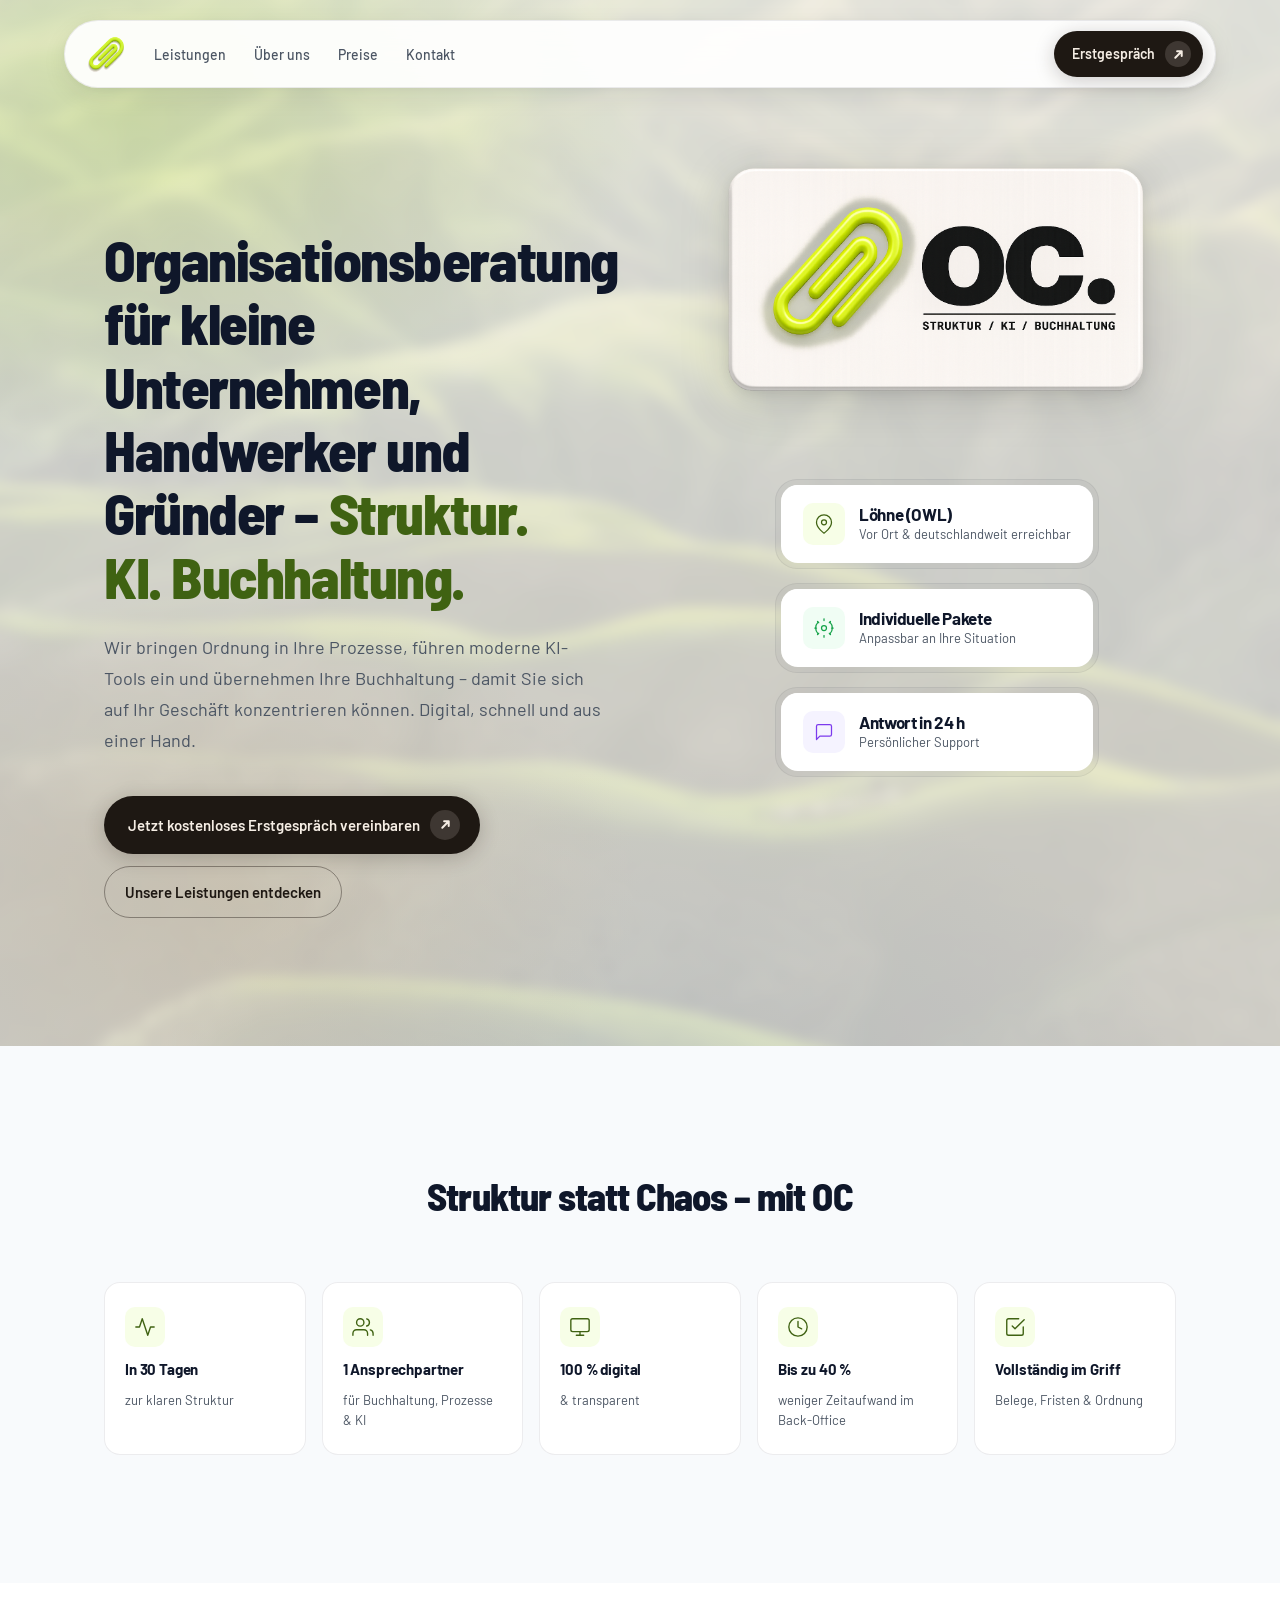
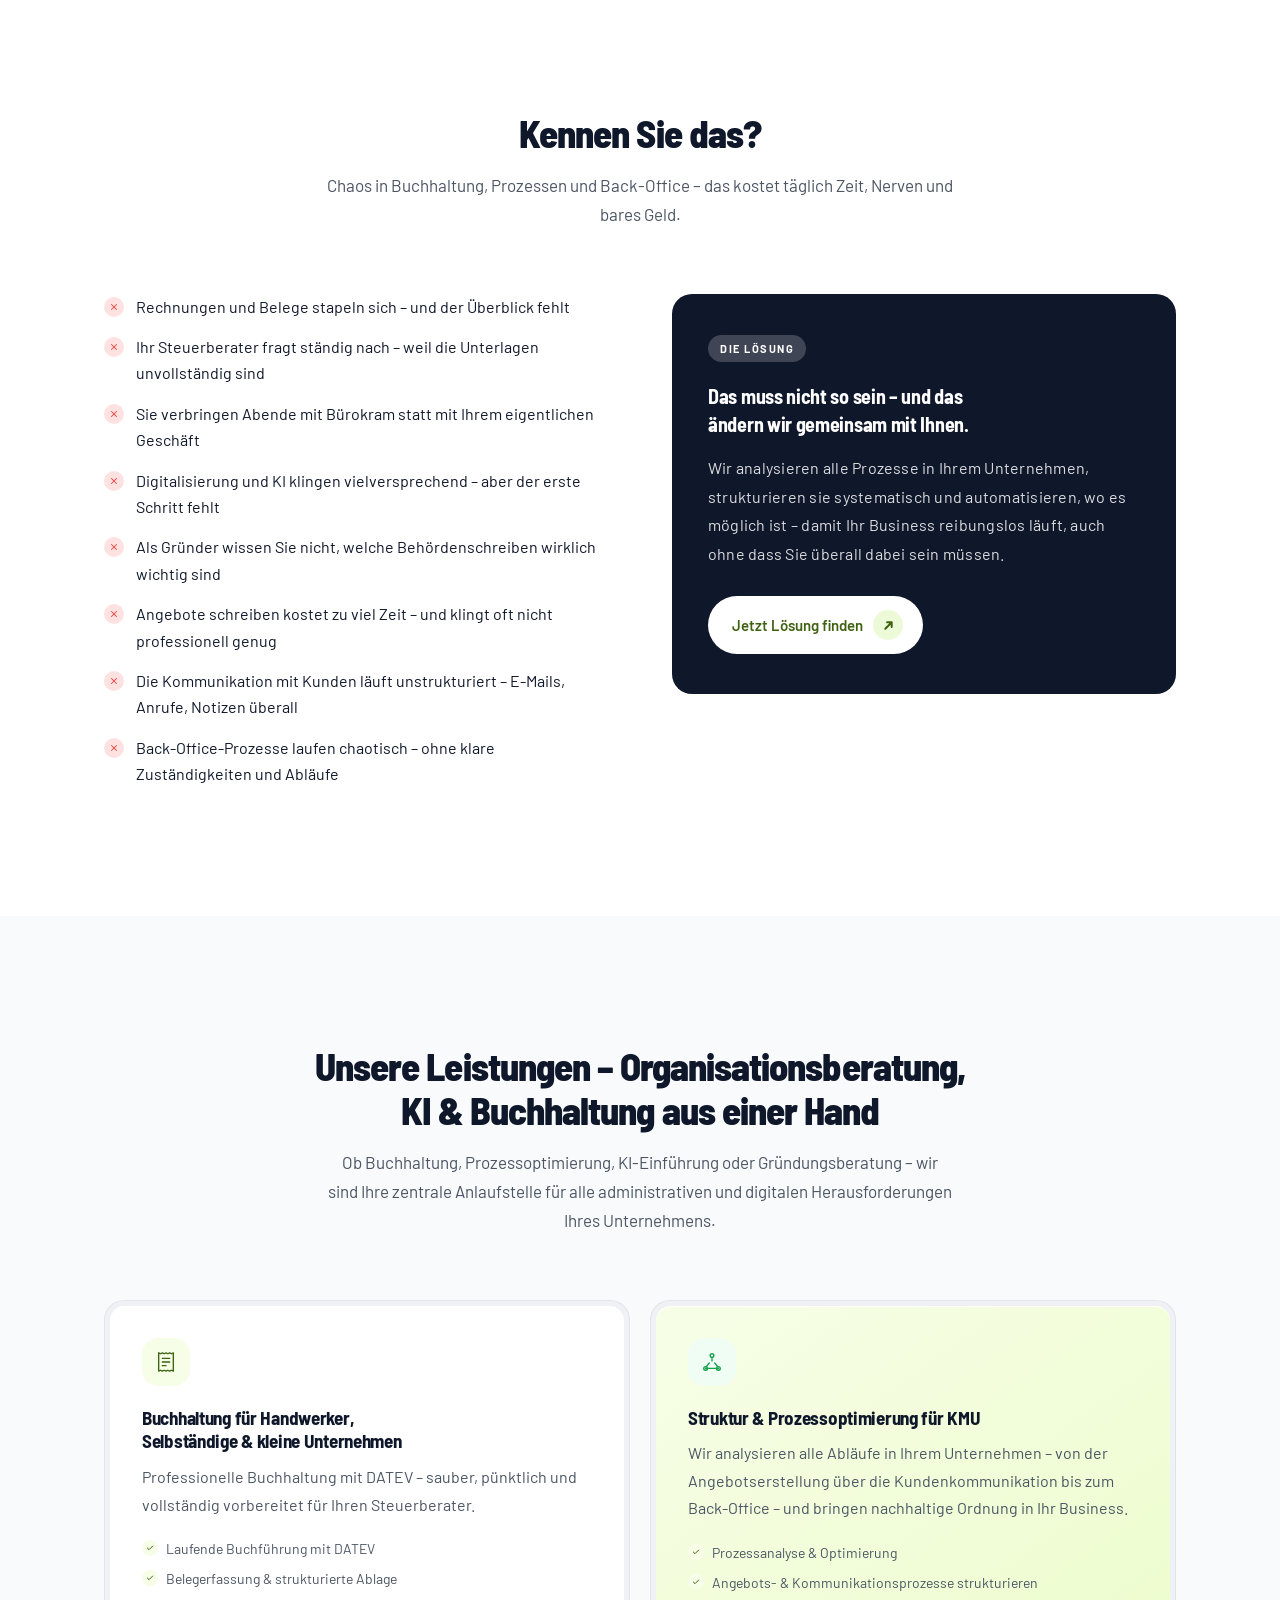
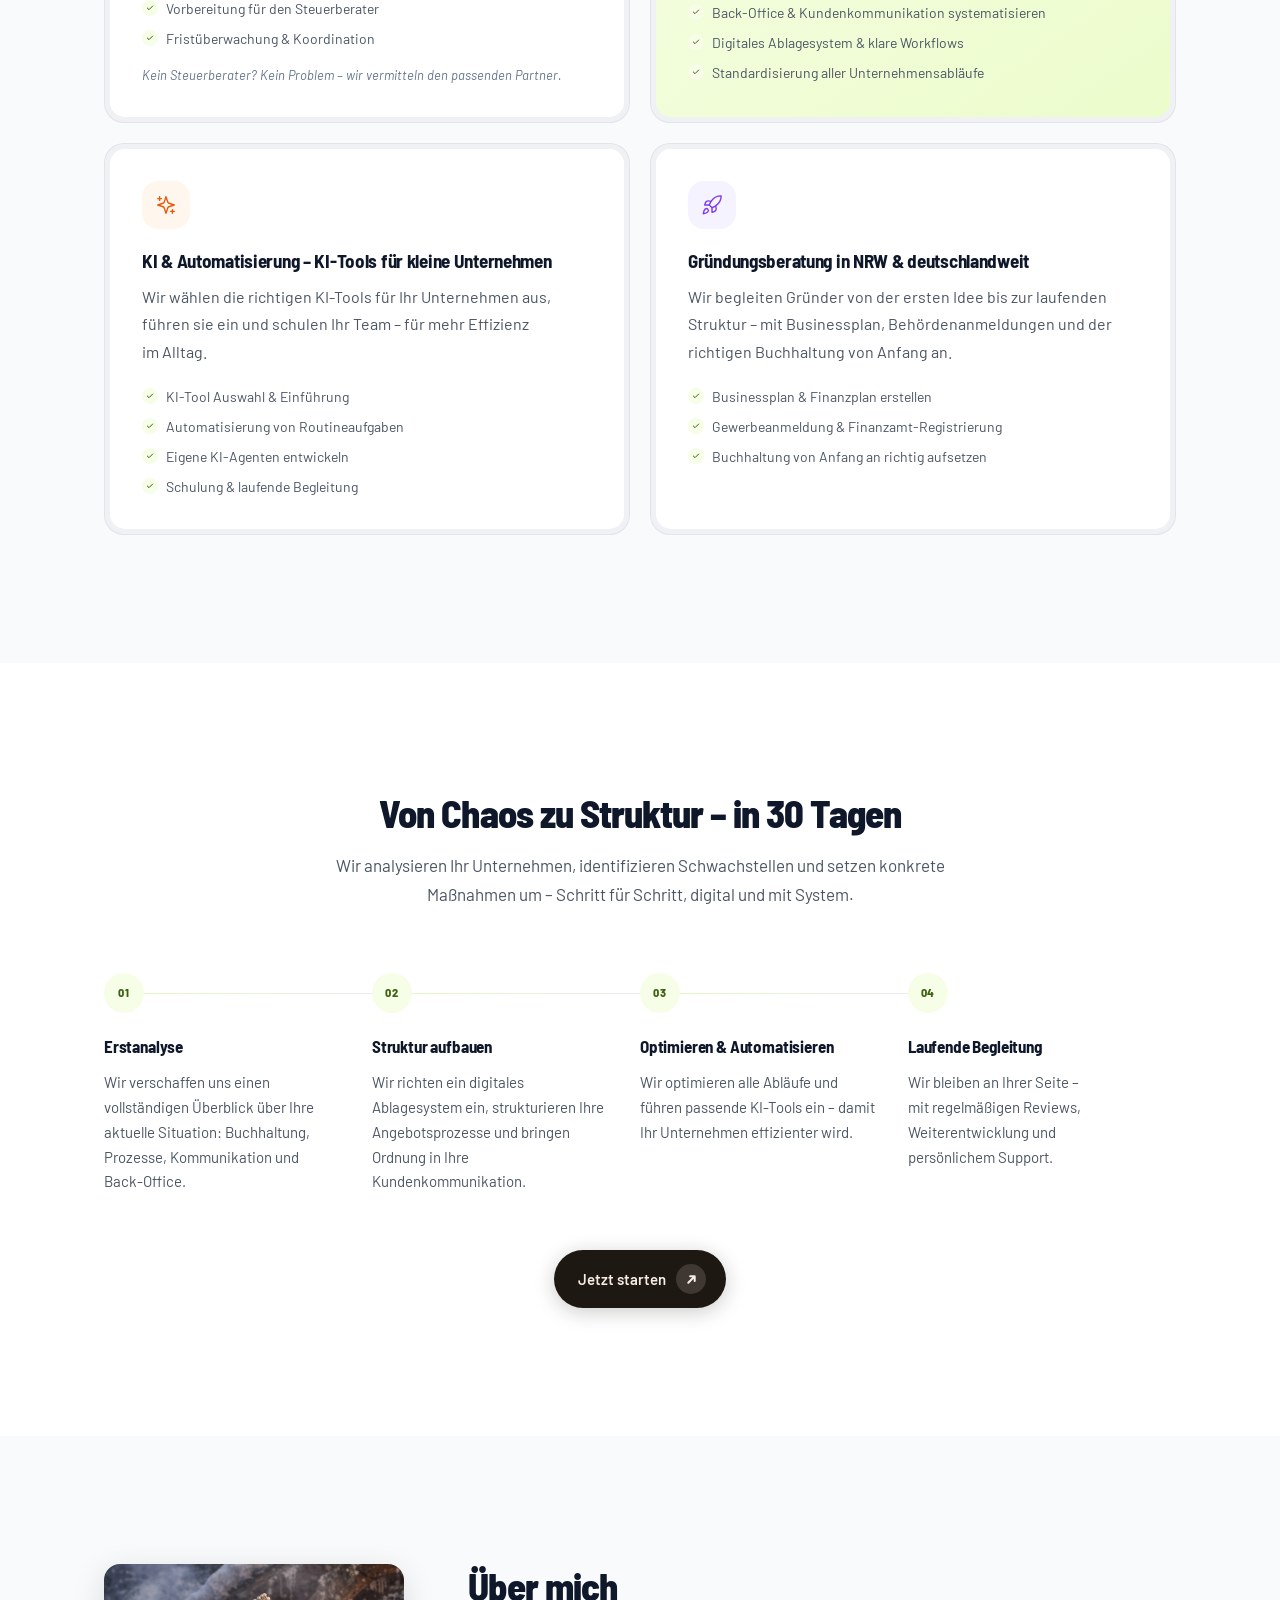
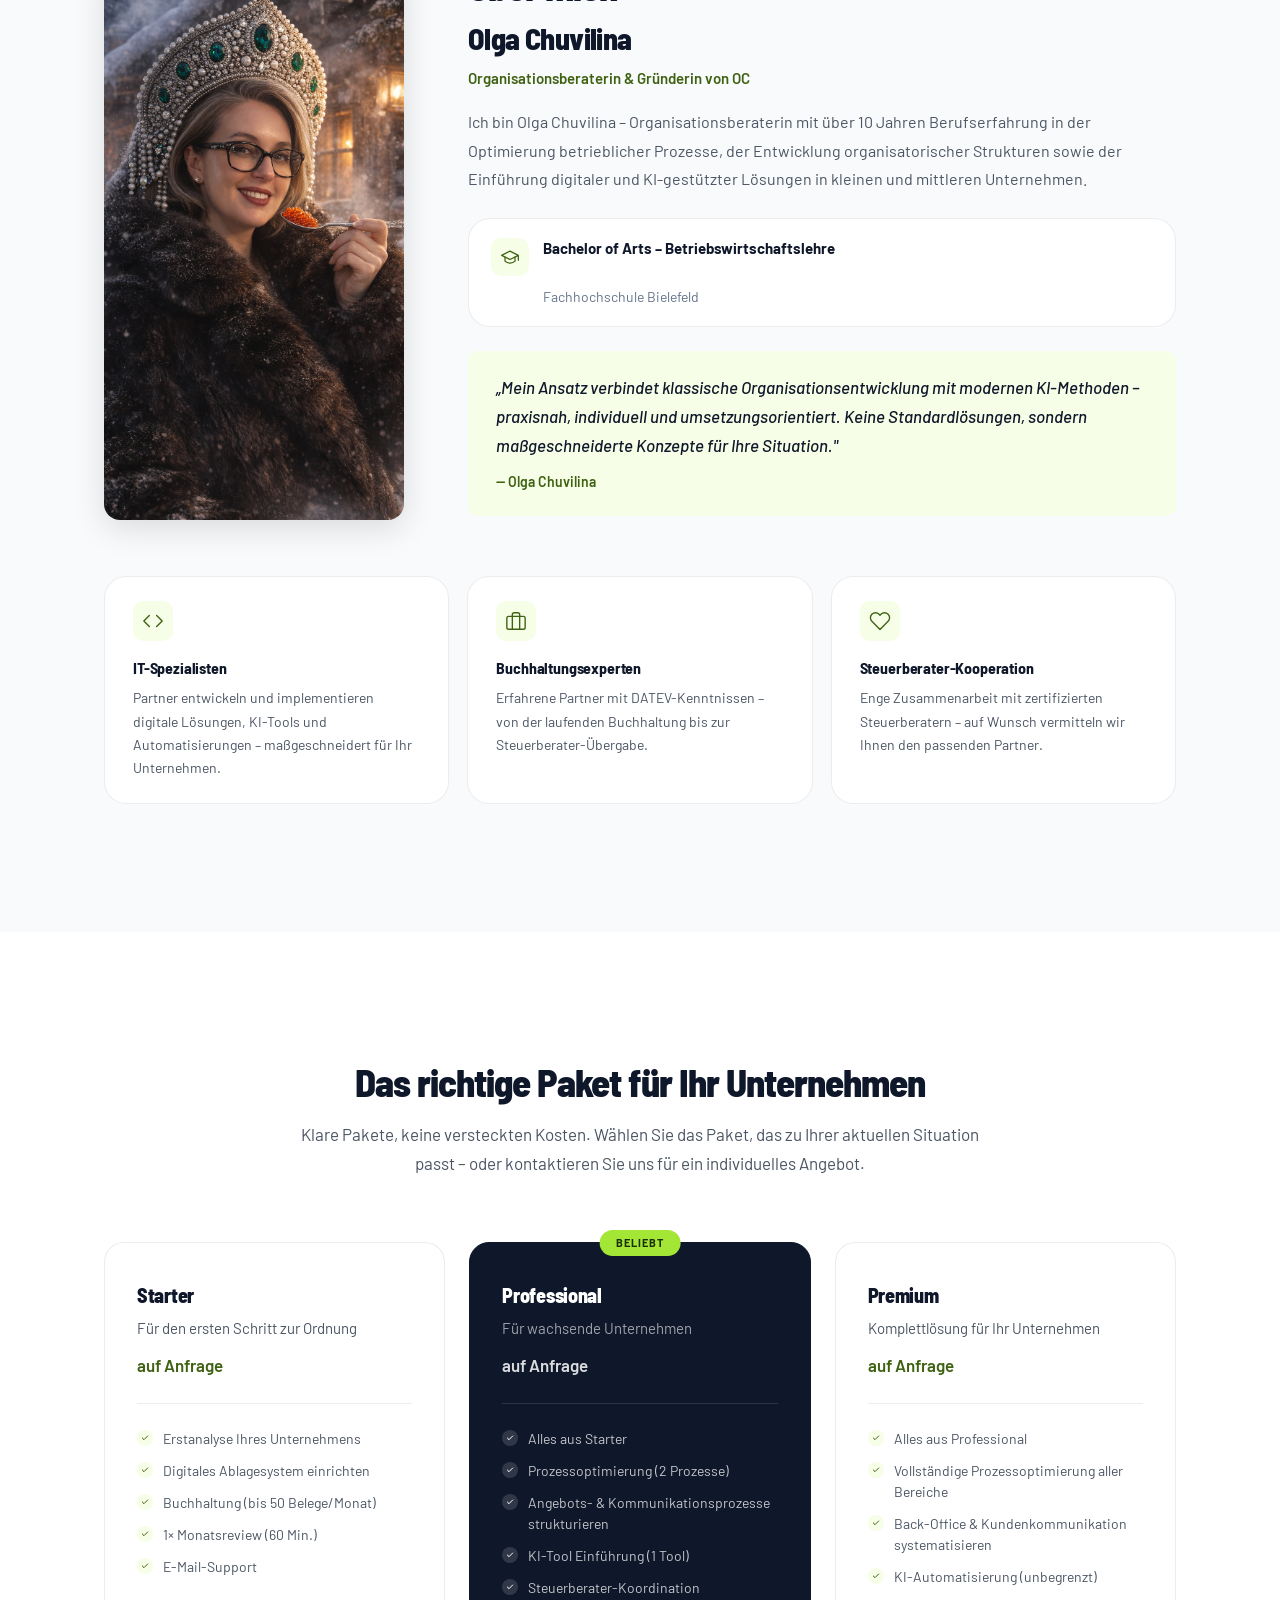
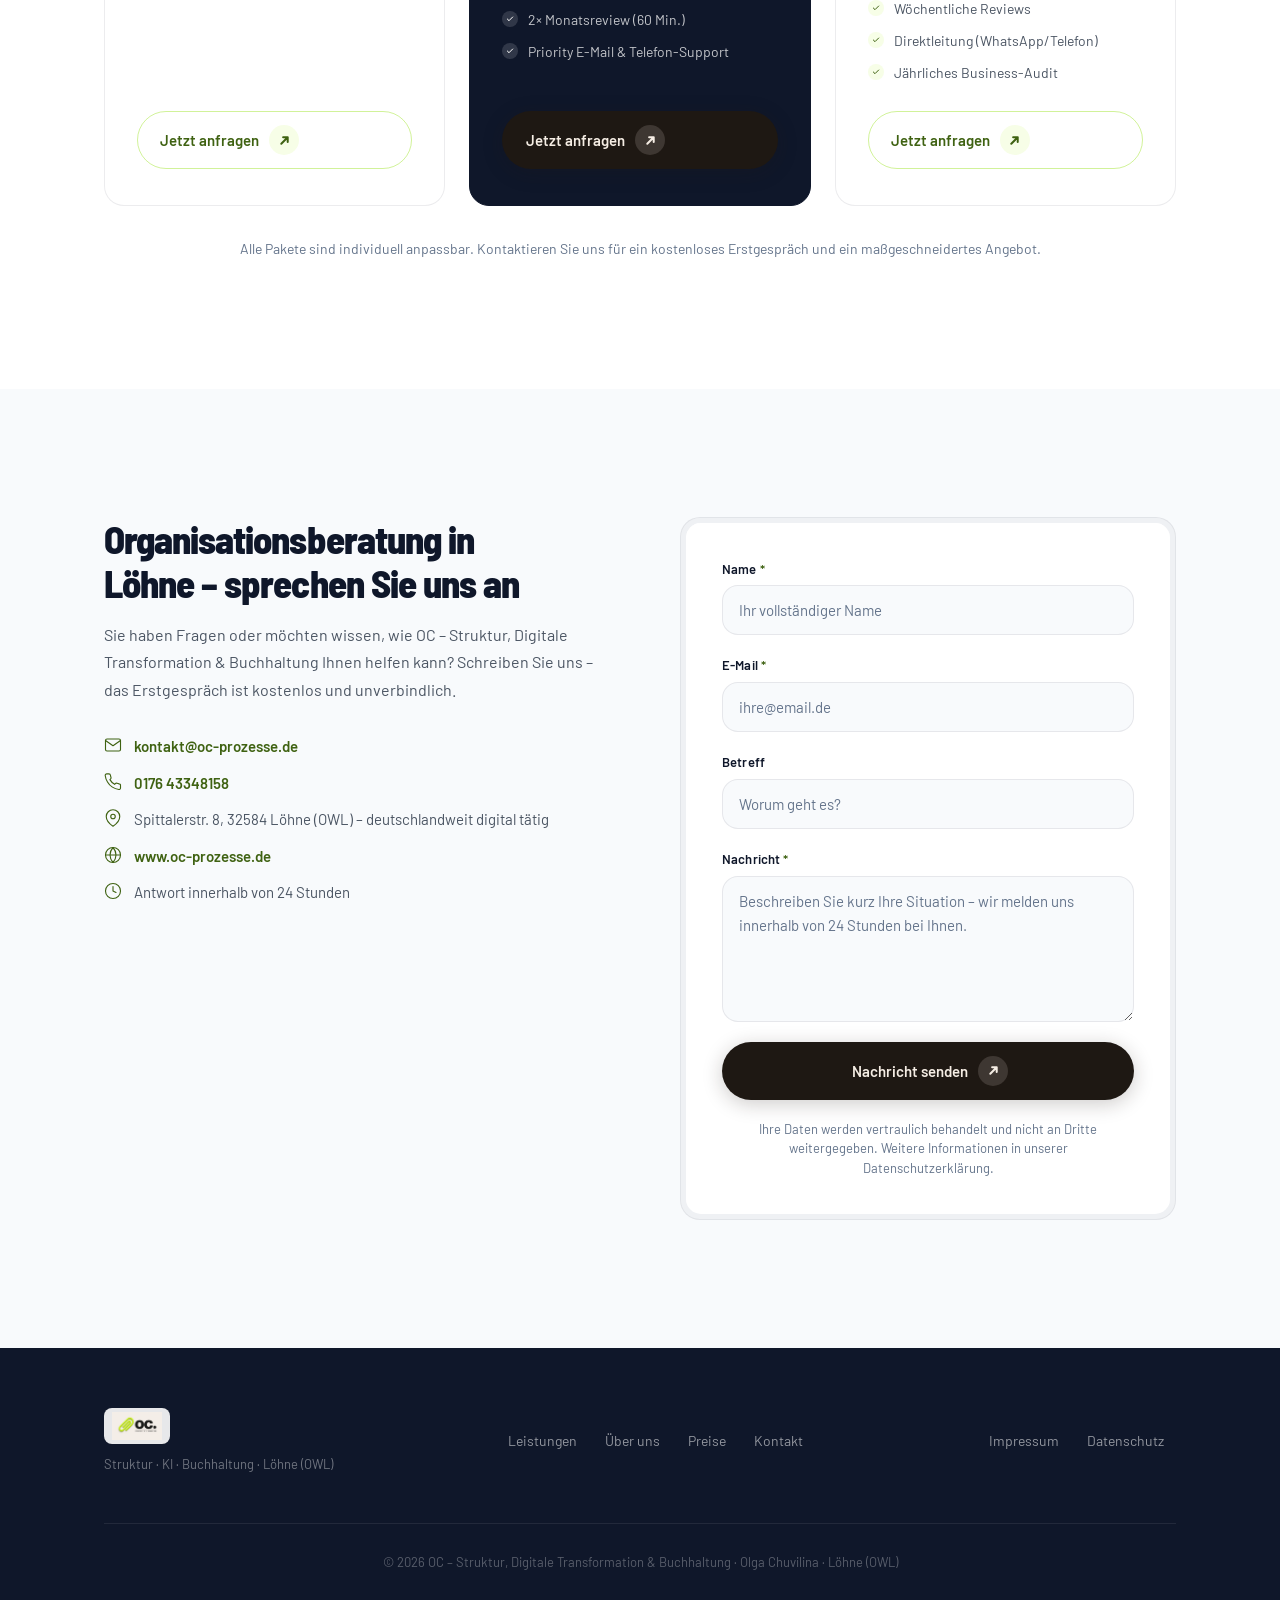
<file: index.html>
<!DOCTYPE html>
<html lang="de">
<head>
  <meta charset="UTF-8">
  <meta name="viewport" content="width=device-width, initial-scale=1.0">
  <title>Organisationsberatung & KI-Beratung für KMU | OC – Löhne & deutschlandweit</title>
  <meta name="description" content="Professionelle Organisationsberatung, KI-Einführung (Artificial Intelligence) und Buchhaltung für kleine Unternehmen, Handwerker und Gründer. Digital, schnell und aus einer Hand – deutschlandweit und vor Ort in OWL.">
  <meta name="keywords" content="Organisationsberatung KMU, KI-Beratung kleine Unternehmen, KI-Tools für Unternehmen, Prozessoptimierung Selbständige, Buchhaltung Handwerker, Gründungsberatung NRW, Unternehmensberatung Löhne, Unternehmensberatung OWL, Olga Chuvilina">
  <meta property="og:title" content="Organisationsberatung & KI-Beratung für KMU | OC – Löhne">
  <meta property="og:description" content="Professionelle Organisationsberatung, KI-Einführung und Buchhaltung für kleine Unternehmen – digital, schnell und aus einer Hand.">
  <meta property="og:type" content="website">
  <link rel="preconnect" href="https://fonts.googleapis.com">
  <link rel="preconnect" href="https://fonts.gstatic.com" crossorigin>
  <link href="https://fonts.googleapis.com/css2?family=Barlow:wght@400;500;600;700&family=Barlow+Semi+Condensed:wght@700;800&display=swap" rel="stylesheet">
  <link rel="stylesheet" href="css/styles.css">
</head>
<body>

  <!-- ===== NAV ===== -->
  <header class="nav-wrapper">
    <nav class="nav-island" id="nav">
      <a href="#hero" class="nav-logo">
        <img src="assets/paperclip.png" alt="OC" class="nav-logo__img">
      </a>
      <ul class="nav-links">
        <li><a href="#leistungen" class="nav-link">Leistungen</a></li>
        <li><a href="#uber-uns" class="nav-link">Über uns</a></li>
        <li><a href="preise.html" class="nav-link">Preise</a></li>
        <li><a href="#kontakt" class="nav-link">Kontakt</a></li>
      </ul>
      <a href="#kontakt" class="btn btn--primary nav-cta">
        Erstgespräch
        <span class="btn__icon">
          <svg width="11" height="11" viewBox="0 0 12 12" fill="none" stroke="currentColor" stroke-width="2.2" stroke-linecap="round" stroke-linejoin="round"><path d="M2.5 9.5L9.5 2.5M9.5 2.5H4.5M9.5 2.5V7.5"/></svg>
        </span>
      </a>
      <button class="nav-burger" id="navBurger" aria-label="Menü öffnen" aria-expanded="false" aria-controls="navOverlay">
        <span class="burger-line burger-line--1"></span>
        <span class="burger-line burger-line--2"></span>
      </button>
    </nav>
  </header>

  <!-- Mobile Overlay -->
  <div class="nav-overlay" id="navOverlay" aria-hidden="true">
    <ul class="overlay-links">
      <li><a href="#leistungen" class="overlay-link">Leistungen</a></li>
      <li><a href="#uber-uns" class="overlay-link">Über uns</a></li>
      <li><a href="preise.html" class="overlay-link">Preise</a></li>
      <li><a href="#kontakt" class="overlay-link">Kontakt</a></li>
    </ul>
    <a href="#kontakt" class="btn btn--primary overlay-cta">
      Kostenloses Erstgespräch
      <span class="btn__icon">
        <svg width="11" height="11" viewBox="0 0 12 12" fill="none" stroke="currentColor" stroke-width="2.2" stroke-linecap="round" stroke-linejoin="round"><path d="M2.5 9.5L9.5 2.5M9.5 2.5H4.5M9.5 2.5V7.5"/></svg>
      </span>
    </a>
  </div>

  <main>

    <!-- ===== HERO ===== -->
    <section class="hero" id="hero">
      <img src="assets/hero-bg.jpg" alt="" class="hero-bg-img" aria-hidden="true">
      <div class="container hero__inner">
        <div class="hero__content reveal">
          <h1 class="hero__title">
            Organisationsberatung für kleine Unternehmen, Handwerker und Gründer –
            <span class="text-accent">Struktur. KI. Buchhaltung.</span>
          </h1>
          <p class="hero__subtitle">
            Wir bringen Ordnung in Ihre Prozesse, führen moderne KI-Tools ein und übernehmen Ihre Buchhaltung – damit Sie sich auf Ihr Geschäft konzentrieren können. Digital, schnell und aus einer Hand.
          </p>
          <div class="hero__actions">
            <a href="#kontakt" class="btn btn--primary">
              Jetzt kostenloses Erstgespräch vereinbaren
              <span class="btn__icon">
                <svg width="11" height="11" viewBox="0 0 12 12" fill="none" stroke="currentColor" stroke-width="2.2" stroke-linecap="round" stroke-linejoin="round"><path d="M2.5 9.5L9.5 2.5M9.5 2.5H4.5M9.5 2.5V7.5"/></svg>
              </span>
            </a>
            <a href="#leistungen" class="btn btn--ghost">Unsere Leistungen entdecken</a>
          </div>
        </div>

        <div class="hero__right reveal reveal--delay-1">
          <img src="assets/logo-hero.png" alt="OC – Struktur / KI / Buchhaltung" class="hero-logo-card">
          <div class="hero__cards">
            <div class="stat-shell">
              <div class="stat-core">
                <div class="stat-icon stat-icon--blue">
                  <svg width="20" height="20" viewBox="0 0 24 24" fill="none" stroke="currentColor" stroke-width="1.5" stroke-linecap="round" stroke-linejoin="round"><path d="M21 10c0 7-9 13-9 13s-9-6-9-13a9 9 0 0 1 18 0z"/><circle cx="12" cy="10" r="3"/></svg>
                </div>
                <div>
                  <div class="stat-value">Löhne (OWL)</div>
                  <div class="stat-label">Vor Ort & deutschlandweit erreichbar</div>
                </div>
              </div>
            </div>
            <div class="stat-shell">
              <div class="stat-core">
                <div class="stat-icon stat-icon--green">
                  <svg width="20" height="20" viewBox="0 0 24 24" fill="none" stroke="currentColor" stroke-width="1.5" stroke-linecap="round" stroke-linejoin="round"><circle cx="12" cy="12" r="3"/><path d="M19.07 4.93a10 10 0 0 1 0 14.14M4.93 4.93a10 10 0 0 0 0 14.14"/><line x1="12" y1="1" x2="12" y2="3"/><line x1="12" y1="21" x2="12" y2="23"/><line x1="4.22" y1="4.22" x2="5.64" y2="5.64"/><line x1="18.36" y1="18.36" x2="19.78" y2="19.78"/><line x1="1" y1="12" x2="3" y2="12"/><line x1="21" y1="12" x2="23" y2="12"/><line x1="4.22" y1="19.78" x2="5.64" y2="18.36"/><line x1="18.36" y1="5.64" x2="19.78" y2="4.22"/></svg>
                </div>
                <div>
                  <div class="stat-value">Individuelle Pakete</div>
                  <div class="stat-label">Anpassbar an Ihre Situation</div>
                </div>
              </div>
            </div>
            <div class="stat-shell">
              <div class="stat-core">
                <div class="stat-icon stat-icon--purple">
                  <svg width="20" height="20" viewBox="0 0 24 24" fill="none" stroke="currentColor" stroke-width="1.5" stroke-linecap="round" stroke-linejoin="round"><path d="M21 15a2 2 0 0 1-2 2H7l-4 4V5a2 2 0 0 1 2-2h14a2 2 0 0 1 2 2z"/></svg>
                </div>
                <div>
                  <div class="stat-value">Antwort in 24 h</div>
                  <div class="stat-label">Persönlicher Support</div>
                </div>
              </div>
            </div>
          </div>
        </div>
      </div>
    </section>

    <!-- ===== VERTRAUEN ===== -->
    <section class="trust" id="vertrauen">
      <div class="container">
        <div class="section-header reveal">
          <h2 class="section-title">Struktur statt Chaos – mit OC</h2>
        </div>
        <div class="trust-grid reveal reveal--delay-1">
          <div class="trust-item">
            <span class="trust-icon">
              <svg width="22" height="22" viewBox="0 0 24 24" fill="none" stroke="currentColor" stroke-width="1.5" stroke-linecap="round" stroke-linejoin="round"><polyline points="22 12 18 12 15 21 9 3 6 12 2 12"/></svg>
            </span>
            <div class="trust-value">In 30 Tagen</div>
            <div class="trust-label">zur klaren Struktur</div>
          </div>
          <div class="trust-item">
            <span class="trust-icon">
              <svg width="22" height="22" viewBox="0 0 24 24" fill="none" stroke="currentColor" stroke-width="1.5" stroke-linecap="round" stroke-linejoin="round"><path d="M17 21v-2a4 4 0 0 0-4-4H5a4 4 0 0 0-4 4v2"/><circle cx="9" cy="7" r="4"/><path d="M23 21v-2a4 4 0 0 0-3-3.87"/><path d="M16 3.13a4 4 0 0 1 0 7.75"/></svg>
            </span>
            <div class="trust-value">1 Ansprechpartner</div>
            <div class="trust-label">für Buchhaltung, Prozesse & KI</div>
          </div>
          <div class="trust-item">
            <span class="trust-icon">
              <svg width="22" height="22" viewBox="0 0 24 24" fill="none" stroke="currentColor" stroke-width="1.5" stroke-linecap="round" stroke-linejoin="round"><rect x="2" y="3" width="20" height="14" rx="2"/><line x1="8" y1="21" x2="16" y2="21"/><line x1="12" y1="17" x2="12" y2="21"/></svg>
            </span>
            <div class="trust-value">100 % digital</div>
            <div class="trust-label">& transparent</div>
          </div>
          <div class="trust-item">
            <span class="trust-icon">
              <svg width="22" height="22" viewBox="0 0 24 24" fill="none" stroke="currentColor" stroke-width="1.5" stroke-linecap="round" stroke-linejoin="round"><circle cx="12" cy="12" r="10"/><polyline points="12 6 12 12 16 14"/></svg>
            </span>
            <div class="trust-value">Bis zu 40 %</div>
            <div class="trust-label">weniger Zeitaufwand im Back-Office</div>
          </div>
          <div class="trust-item">
            <span class="trust-icon">
              <svg width="22" height="22" viewBox="0 0 24 24" fill="none" stroke="currentColor" stroke-width="1.5" stroke-linecap="round" stroke-linejoin="round"><polyline points="9 11 12 14 22 4"/><path d="M21 12v7a2 2 0 0 1-2 2H5a2 2 0 0 1-2-2V5a2 2 0 0 1 2-2h11"/></svg>
            </span>
            <div class="trust-value">Vollständig im Griff</div>
            <div class="trust-label">Belege, Fristen & Ordnung</div>
          </div>
        </div>
      </div>
    </section>

    <!-- ===== PROBLEM ===== -->
    <section class="problem section" id="problem">
      <div class="container">
        <div class="section-header reveal">
          <h2 class="section-title">Kennen Sie das?</h2>
          <p class="section-subtitle">Chaos in Buchhaltung, Prozessen und Back-Office – das kostet täglich Zeit, Nerven und bares Geld.</p>
        </div>
        <div class="problem-grid">
          <ul class="pains-list reveal">
            <li>Rechnungen und Belege stapeln sich – und der Überblick fehlt</li>
            <li>Ihr Steuerberater fragt ständig nach – weil die Unterlagen unvollständig sind</li>
            <li>Sie verbringen Abende mit Bürokram statt mit Ihrem eigentlichen Geschäft</li>
            <li>Digitalisierung und KI klingen vielversprechend – aber der erste Schritt fehlt</li>
            <li>Als Gründer wissen Sie nicht, welche Behördenschreiben wirklich wichtig sind</li>
            <li>Angebote schreiben kostet zu viel Zeit – und klingt oft nicht professionell genug</li>
            <li>Die Kommunikation mit Kunden läuft unstrukturiert – E-Mails, Anrufe, Notizen überall</li>
            <li>Back-Office-Prozesse laufen chaotisch – ohne klare Zuständigkeiten und Abläufe</li>
          </ul>
          <div class="solution-card reveal reveal--delay-1">
            <span class="solution-eyebrow">Die Lösung</span>
            <p class="solution-heading">Das muss nicht so sein – und das ändern wir gemeinsam mit Ihnen.</p>
            <p class="solution-text">
              Wir analysieren alle Prozesse in Ihrem Unternehmen, strukturieren sie systematisch und automatisieren, wo es möglich ist – damit Ihr Business reibungslos läuft, auch ohne dass Sie überall dabei sein müssen.
            </p>
            <a href="#kontakt" class="btn btn--white">
              Jetzt Lösung finden
              <span class="btn__icon btn__icon--dark">
                <svg width="11" height="11" viewBox="0 0 12 12" fill="none" stroke="currentColor" stroke-width="2.2" stroke-linecap="round" stroke-linejoin="round"><path d="M2.5 9.5L9.5 2.5M9.5 2.5H4.5M9.5 2.5V7.5"/></svg>
              </span>
            </a>
          </div>
        </div>
      </div>
    </section>

    <!-- ===== LEISTUNGEN ===== -->
    <section class="services section section--alt" id="leistungen">
      <div class="container">
        <div class="section-header reveal">
          <h2 class="section-title">Unsere Leistungen – Organisationsberatung, KI & Buchhaltung aus einer Hand</h2>
          <p class="section-subtitle">Ob Buchhaltung, Prozessoptimierung, KI-Einführung oder Gründungsberatung – wir sind Ihre zentrale Anlaufstelle für alle administrativen und digitalen Herausforderungen Ihres Unternehmens.</p>
        </div>
        <div class="services-grid">

          <div class="card-shell reveal">
            <div class="card-core">
              <div class="service-icon service-icon--1">
                <svg width="22" height="22" viewBox="0 0 24 24" fill="none" stroke="currentColor" stroke-width="1.5" stroke-linecap="round" stroke-linejoin="round"><path d="M4 2v20l2-1 2 1 2-1 2 1 2-1 2 1 2-1 2 1V2l-2 1-2-1-2 1-2-1-2 1-2-1-2 1z"/><line x1="8" y1="8" x2="16" y2="8"/><line x1="8" y1="12" x2="16" y2="12"/><line x1="8" y1="16" x2="12" y2="16"/></svg>
              </div>
              <h3 class="card-title">Buchhaltung für Handwerker, Selbständige & kleine Unternehmen</h3>
              <p class="card-text">Professionelle Buchhaltung mit DATEV – sauber, pünktlich und vollständig vorbereitet für Ihren Steuerberater.</p>
              <ul class="card-list">
                <li>Laufende Buchführung mit DATEV</li>
                <li>Belegerfassung & strukturierte Ablage</li>
                <li>Vorbereitung für den Steuerberater</li>
                <li>Fristüberwachung & Koordination</li>
              </ul>
              <p class="card-note">Kein Steuerberater? Kein Problem – wir vermitteln den passenden Partner.</p>
            </div>
          </div>

          <div class="card-shell card-shell--featured reveal reveal--delay-1">
            <div class="card-core card-core--featured">
              <div class="service-icon service-icon--2">
                <svg width="22" height="22" viewBox="0 0 24 24" fill="none" stroke="currentColor" stroke-width="1.5" stroke-linecap="round" stroke-linejoin="round"><circle cx="12" cy="5" r="2"/><circle cx="5" cy="19" r="2"/><circle cx="19" cy="19" r="2"/><path d="M12 7v4"/><path d="M5.5 17.5 9 13"/><path d="M18.5 17.5 15 13"/><line x1="5" y1="19" x2="19" y2="19"/></svg>
              </div>
              <h3 class="card-title">Struktur & Prozessoptimierung für KMU</h3>
              <p class="card-text">Wir analysieren alle Abläufe in Ihrem Unternehmen – von der Angebotserstellung über die Kundenkommunikation bis zum Back-Office – und bringen nachhaltige Ordnung in Ihr Business.</p>
              <ul class="card-list">
                <li>Prozessanalyse & Optimierung</li>
                <li>Angebots- & Kommunikationsprozesse strukturieren</li>
                <li>Back-Office & Kundenkommunikation systematisieren</li>
                <li>Digitales Ablagesystem & klare Workflows</li>
                <li>Standardisierung aller Unternehmensabläufe</li>
              </ul>
            </div>
          </div>

          <div class="card-shell reveal reveal--delay-2">
            <div class="card-core">
              <div class="service-icon service-icon--3">
                <svg width="22" height="22" viewBox="0 0 24 24" fill="none" stroke="currentColor" stroke-width="1.5" stroke-linecap="round" stroke-linejoin="round"><path d="m12 3-1.912 5.813a2 2 0 0 1-1.275 1.275L3 12l5.813 1.912a2 2 0 0 1 1.275 1.275L12 21l1.912-5.813a2 2 0 0 1 1.275-1.275L21 12l-5.813-1.912a2 2 0 0 1-1.275-1.275L12 3Z"/><path d="M5 3v4M19 17v4M3 5h4M17 19h4"/></svg>
              </div>
              <h3 class="card-title">KI & Automatisierung – KI-Tools für kleine Unternehmen</h3>
              <p class="card-text">Wir wählen die richtigen KI-Tools für Ihr Unternehmen aus, führen sie ein und schulen Ihr Team – für mehr Effizienz im Alltag.</p>
              <ul class="card-list">
                <li>KI-Tool Auswahl & Einführung</li>
                <li>Automatisierung von Routineaufgaben</li>
                <li>Eigene KI-Agenten entwickeln</li>
                <li>Schulung & laufende Begleitung</li>
              </ul>
            </div>
          </div>

          <div class="card-shell reveal reveal--delay-3">
            <div class="card-core">
              <div class="service-icon service-icon--4">
                <svg width="22" height="22" viewBox="0 0 24 24" fill="none" stroke="currentColor" stroke-width="1.5" stroke-linecap="round" stroke-linejoin="round"><path d="M4.5 16.5c-1.5 1.26-2 5-2 5s3.74-.5 5-2c.71-.84.7-2.13-.09-2.91a2.18 2.18 0 0 0-2.91-.09z"/><path d="m12 15-3-3a22 22 0 0 1 2-3.95A12.88 12.88 0 0 1 22 2c0 2.72-.78 7.5-6 11a22.35 22.35 0 0 1-4 2z"/><path d="M9 12H4s.55-3.03 2-4c1.62-1.08 5 0 5 0"/><path d="M12 15v5s3.03-.55 4-2c1.08-1.62 0-5 0-5"/></svg>
              </div>
              <h3 class="card-title">Gründungsberatung in NRW & deutschlandweit</h3>
              <p class="card-text">Wir begleiten Gründer von der ersten Idee bis zur laufenden Struktur – mit Businessplan, Behördenanmeldungen und der richtigen Buchhaltung von Anfang an.</p>
              <ul class="card-list">
                <li>Businessplan & Finanzplan erstellen</li>
                <li>Gewerbeanmeldung & Finanzamt-Registrierung</li>
                <li>Buchhaltung von Anfang an richtig aufsetzen</li>
              </ul>
            </div>
          </div>

        </div>
      </div>
    </section>

    <!-- ===== PROZESS ===== -->
    <section class="process section" id="prozess">
      <div class="container">
        <div class="section-header reveal">
          <h2 class="section-title">Von Chaos zu Struktur – in 30 Tagen</h2>
          <p class="section-subtitle">Wir analysieren Ihr Unternehmen, identifizieren Schwachstellen und setzen konkrete Maßnahmen um – Schritt für Schritt, digital und mit System.</p>
        </div>
        <div class="process-steps reveal reveal--delay-1">
          <div class="process-step">
            <div class="step-number">01</div>
            <div class="step-connector"></div>
            <div class="step-content">
              <h3 class="step-title">Erstanalyse</h3>
              <p class="step-text">Wir verschaffen uns einen vollständigen Überblick über Ihre aktuelle Situation: Buchhaltung, Prozesse, Kommunikation und Back-Office.</p>
            </div>
          </div>
          <div class="process-step">
            <div class="step-number">02</div>
            <div class="step-connector"></div>
            <div class="step-content">
              <h3 class="step-title">Struktur aufbauen</h3>
              <p class="step-text">Wir richten ein digitales Ablagesystem ein, strukturieren Ihre Angebotsprozesse und bringen Ordnung in Ihre Kundenkommunikation.</p>
            </div>
          </div>
          <div class="process-step">
            <div class="step-number">03</div>
            <div class="step-connector"></div>
            <div class="step-content">
              <h3 class="step-title">Optimieren & Automatisieren</h3>
              <p class="step-text">Wir optimieren alle Abläufe und führen passende KI-Tools ein – damit Ihr Unternehmen effizienter wird.</p>
            </div>
          </div>
          <div class="process-step">
            <div class="step-number">04</div>
            <div class="step-content">
              <h3 class="step-title">Laufende Begleitung</h3>
              <p class="step-text">Wir bleiben an Ihrer Seite – mit regelmäßigen Reviews, Weiterentwicklung und persönlichem Support.</p>
            </div>
          </div>
        </div>
        <div class="process-cta reveal reveal--delay-2">
          <a href="#kontakt" class="btn btn--primary">
            Jetzt starten
            <span class="btn__icon">
              <svg width="11" height="11" viewBox="0 0 12 12" fill="none" stroke="currentColor" stroke-width="2.2" stroke-linecap="round" stroke-linejoin="round"><path d="M2.5 9.5L9.5 2.5M9.5 2.5H4.5M9.5 2.5V7.5"/></svg>
            </span>
          </a>
        </div>
      </div>
    </section>

    <!-- ===== ÜBER MICH ===== -->
    <section class="about section section--alt" id="uber-uns">
      <div class="container">

        <!-- Personal bio -->
        <div class="about-personal reveal">
          <div class="about-photo">
            <img src="assets/foto-olga.png" alt="Olga Chuvilina – Organisationsberaterin" class="about-photo-img">
          </div>
          <div class="about-bio">
            <h2 class="section-title" style="text-align:left; margin-bottom: 6px;">Über mich</h2>
            <p class="about-name">Olga Chuvilina</p>
            <p class="about-role">Organisationsberaterin &amp; Gründerin von OC</p>
            <p class="about-bio-text">Ich bin Olga Chuvilina – Organisationsberaterin mit über 10 Jahren Berufserfahrung in der Optimierung betrieblicher Prozesse, der Entwicklung organisatorischer Strukturen sowie der Einführung digitaler und KI-gestützter Lösungen in kleinen und mittleren Unternehmen.</p>
            <div class="about-credential">
              <div class="about-credential-icon">
                <svg width="20" height="20" viewBox="0 0 24 24" fill="none" stroke="currentColor" stroke-width="1.5" stroke-linecap="round" stroke-linejoin="round"><path d="M22 10v6M2 10l10-5 10 5-10 5z"/><path d="M6 12v5c3 3 9 3 12 0v-5"/></svg>
              </div>
              <div>
                <strong>Bachelor of Arts – Betriebswirtschaftslehre</strong><br>
                <span>Fachhochschule Bielefeld</span>
              </div>
            </div>
            <blockquote class="about-quote">
              „Mein Ansatz verbindet klassische Organisationsentwicklung mit modernen KI-Methoden – praxisnah, individuell und umsetzungsorientiert. Keine Standardlösungen, sondern maßgeschneiderte Konzepte für Ihre Situation."
              <cite>— Olga Chuvilina</cite>
            </blockquote>
          </div>
        </div>

        <!-- Partner cards -->
        <div class="about-partners reveal reveal--delay-1">
          <div class="team-card">
            <div class="team-icon">
              <svg width="22" height="22" viewBox="0 0 24 24" fill="none" stroke="currentColor" stroke-width="1.5" stroke-linecap="round" stroke-linejoin="round"><polyline points="16 18 22 12 16 6"/><polyline points="8 6 2 12 8 18"/></svg>
            </div>
            <h4>IT-Spezialisten</h4>
            <p>Partner entwickeln und implementieren digitale Lösungen, KI-Tools und Automatisierungen – maßgeschneidert für Ihr Unternehmen.</p>
          </div>
          <div class="team-card">
            <div class="team-icon">
              <svg width="22" height="22" viewBox="0 0 24 24" fill="none" stroke="currentColor" stroke-width="1.5" stroke-linecap="round" stroke-linejoin="round"><rect x="2" y="7" width="20" height="14" rx="2"/><path d="M16 21V5a2 2 0 0 0-2-2h-4a2 2 0 0 0-2 2v16"/></svg>
            </div>
            <h4>Buchhaltungsexperten</h4>
            <p>Erfahrene Partner mit DATEV-Kenntnissen – von der laufenden Buchhaltung bis zur Steuerberater-Übergabe.</p>
          </div>
          <div class="team-card">
            <div class="team-icon">
              <svg width="22" height="22" viewBox="0 0 24 24" fill="none" stroke="currentColor" stroke-width="1.5" stroke-linecap="round" stroke-linejoin="round"><path d="M20.84 4.61a5.5 5.5 0 0 0-7.78 0L12 5.67l-1.06-1.06a5.5 5.5 0 0 0-7.78 7.78l1.06 1.06L12 21.23l7.78-7.78 1.06-1.06a5.5 5.5 0 0 0 0-7.78z"/></svg>
            </div>
            <h4>Steuerberater-Kooperation</h4>
            <p>Enge Zusammenarbeit mit zertifizierten Steuerberatern – auf Wunsch vermitteln wir Ihnen den passenden Partner.</p>
          </div>
        </div>

      </div>
    </section>

    <!-- ===== PREISE ===== -->
    <section class="pricing section" id="preise">
      <div class="container">
        <div class="section-header reveal">
          <h2 class="section-title">Das richtige Paket für Ihr Unternehmen</h2>
          <p class="section-subtitle">Klare Pakete, keine versteckten Kosten. Wählen Sie das Paket, das zu Ihrer aktuellen Situation passt – oder kontaktieren Sie uns für ein individuelles Angebot.</p>
        </div>
        <div class="pricing-grid">

          <div class="pricing-card reveal">
            <div class="pricing-label">Starter</div>
            <div class="pricing-desc">Für den ersten Schritt zur Ordnung</div>
            <div class="pricing-price">auf Anfrage</div>
            <ul class="pricing-features">
              <li>Erstanalyse Ihres Unternehmens</li>
              <li>Digitales Ablagesystem einrichten</li>
              <li>Buchhaltung (bis 50 Belege/Monat)</li>
              <li>1× Monatsreview (60 Min.)</li>
              <li>E-Mail-Support</li>
            </ul>
            <a href="#kontakt" class="btn btn--outline">
              Jetzt anfragen
              <span class="btn__icon btn__icon--accent">
                <svg width="11" height="11" viewBox="0 0 12 12" fill="none" stroke="currentColor" stroke-width="2.2" stroke-linecap="round" stroke-linejoin="round"><path d="M2.5 9.5L9.5 2.5M9.5 2.5H4.5M9.5 2.5V7.5"/></svg>
              </span>
            </a>
          </div>

          <div class="pricing-card pricing-card--featured reveal reveal--delay-1">
            <div class="pricing-badge">Beliebt</div>
            <div class="pricing-label">Professional</div>
            <div class="pricing-desc">Für wachsende Unternehmen</div>
            <div class="pricing-price">auf Anfrage</div>
            <ul class="pricing-features">
              <li>Alles aus Starter</li>
              <li>Prozessoptimierung (2 Prozesse)</li>
              <li>Angebots- & Kommunikationsprozesse strukturieren</li>
              <li>KI-Tool Einführung (1 Tool)</li>
              <li>Steuerberater-Koordination</li>
              <li>2× Monatsreview (60 Min.)</li>
              <li>Priority E-Mail & Telefon-Support</li>
            </ul>
            <a href="#kontakt" class="btn btn--primary">
              Jetzt anfragen
              <span class="btn__icon">
                <svg width="11" height="11" viewBox="0 0 12 12" fill="none" stroke="currentColor" stroke-width="2.2" stroke-linecap="round" stroke-linejoin="round"><path d="M2.5 9.5L9.5 2.5M9.5 2.5H4.5M9.5 2.5V7.5"/></svg>
              </span>
            </a>
          </div>

          <div class="pricing-card reveal reveal--delay-2">
            <div class="pricing-label">Premium</div>
            <div class="pricing-desc">Komplettlösung für Ihr Unternehmen</div>
            <div class="pricing-price">auf Anfrage</div>
            <ul class="pricing-features">
              <li>Alles aus Professional</li>
              <li>Vollständige Prozessoptimierung aller Bereiche</li>
              <li>Back-Office & Kundenkommunikation systematisieren</li>
              <li>KI-Automatisierung (unbegrenzt)</li>
              <li>Wöchentliche Reviews</li>
              <li>Direktleitung (WhatsApp/Telefon)</li>
              <li>Jährliches Business-Audit</li>
            </ul>
            <a href="#kontakt" class="btn btn--outline">
              Jetzt anfragen
              <span class="btn__icon btn__icon--accent">
                <svg width="11" height="11" viewBox="0 0 12 12" fill="none" stroke="currentColor" stroke-width="2.2" stroke-linecap="round" stroke-linejoin="round"><path d="M2.5 9.5L9.5 2.5M9.5 2.5H4.5M9.5 2.5V7.5"/></svg>
              </span>
            </a>
          </div>

        </div>
        <p class="pricing-note reveal">Alle Pakete sind individuell anpassbar. Kontaktieren Sie uns für ein kostenloses Erstgespräch und ein maßgeschneidertes Angebot.</p>
      </div>
    </section>

    <!-- ===== KONTAKT ===== -->
    <section class="contact section section--alt" id="kontakt">
      <div class="container">
        <div class="contact-inner">

          <div class="contact-info reveal">
            <h2 class="contact-title">Organisationsberatung in Löhne – sprechen Sie uns an</h2>
            <p class="contact-intro">Sie haben Fragen oder möchten wissen, wie OC – Struktur, Digitale Transformation & Buchhaltung Ihnen helfen kann? Schreiben Sie uns – das Erstgespräch ist kostenlos und unverbindlich.</p>
            <div class="contact-details">
              <div class="contact-item">
                <svg width="18" height="18" viewBox="0 0 24 24" fill="none" stroke="currentColor" stroke-width="1.5" stroke-linecap="round" stroke-linejoin="round"><path d="M4 4h16c1.1 0 2 .9 2 2v12c0 1.1-.9 2-2 2H4c-1.1 0-2-.9-2-2V6c0-1.1.9-2 2-2z"/><polyline points="22,6 12,13 2,6"/></svg>
                <a href="mailto:kontakt@oc-prozesse.de">kontakt@oc-prozesse.de</a>
              </div>
              <div class="contact-item">
                <svg width="18" height="18" viewBox="0 0 24 24" fill="none" stroke="currentColor" stroke-width="1.5" stroke-linecap="round" stroke-linejoin="round"><path d="M22 16.92v3a2 2 0 0 1-2.18 2 19.79 19.79 0 0 1-8.63-3.07A19.5 19.5 0 0 1 4.69 12 19.79 19.79 0 0 1 1.61 3.4 2 2 0 0 1 3.6 1.22h3a2 2 0 0 1 2 1.72c.127.96.361 1.903.7 2.81a2 2 0 0 1-.45 2.11L7.91 8.84a16 16 0 0 0 6.29 6.29l.95-.95a2 2 0 0 1 2.11-.45c.907.339 1.85.573 2.81.7A2 2 0 0 1 22 16.92z"/></svg>
                <a href="tel:+4917643348158">0176 43348158</a>
              </div>
              <div class="contact-item">
                <svg width="18" height="18" viewBox="0 0 24 24" fill="none" stroke="currentColor" stroke-width="1.5" stroke-linecap="round" stroke-linejoin="round"><path d="M21 10c0 7-9 13-9 13s-9-6-9-13a9 9 0 0 1 18 0z"/><circle cx="12" cy="10" r="3"/></svg>
                <span>Spittalerstr. 8, 32584 Löhne (OWL) – deutschlandweit digital tätig</span>
              </div>
              <div class="contact-item">
                <svg width="18" height="18" viewBox="0 0 24 24" fill="none" stroke="currentColor" stroke-width="1.5" stroke-linecap="round" stroke-linejoin="round"><circle cx="12" cy="12" r="10"/><path d="M2 12h20M12 2a15.3 15.3 0 0 1 4 10 15.3 15.3 0 0 1-4 10 15.3 15.3 0 0 1-4-10 15.3 15.3 0 0 1 4-10z"/></svg>
                <a href="https://www.oc-prozesse.de" target="_blank" rel="noopener">www.oc-prozesse.de</a>
              </div>
              <div class="contact-item">
                <svg width="18" height="18" viewBox="0 0 24 24" fill="none" stroke="currentColor" stroke-width="1.5" stroke-linecap="round" stroke-linejoin="round"><circle cx="12" cy="12" r="10"/><polyline points="12 6 12 12 16 14"/></svg>
                <span>Antwort innerhalb von 24 Stunden</span>
              </div>
            </div>
          </div>

          <div class="form-shell reveal reveal--delay-1">
            <form class="contact-form" id="contactForm" action="mailto:kontakt@oc-prozesse.de" method="post" enctype="text/plain">
              <div class="form-group">
                <label for="name">Name <span class="required">*</span></label>
                <input type="text" id="name" name="name" required autocomplete="name" placeholder="Ihr vollständiger Name">
              </div>
              <div class="form-group">
                <label for="email">E-Mail <span class="required">*</span></label>
                <input type="email" id="email" name="email" required autocomplete="email" placeholder="ihre@email.de">
              </div>
              <div class="form-group">
                <label for="subject">Betreff</label>
                <input type="text" id="subject" name="subject" autocomplete="off" placeholder="Worum geht es?">
              </div>
              <div class="form-group">
                <label for="message">Nachricht <span class="required">*</span></label>
                <textarea id="message" name="message" required rows="5" placeholder="Beschreiben Sie kurz Ihre Situation – wir melden uns innerhalb von 24 Stunden bei Ihnen."></textarea>
              </div>
              <button type="submit" class="btn btn--primary btn--full">
                Nachricht senden
                <span class="btn__icon">
                  <svg width="11" height="11" viewBox="0 0 12 12" fill="none" stroke="currentColor" stroke-width="2.2" stroke-linecap="round" stroke-linejoin="round"><path d="M2.5 9.5L9.5 2.5M9.5 2.5H4.5M9.5 2.5V7.5"/></svg>
                </span>
              </button>
              <p class="form-note">Ihre Daten werden vertraulich behandelt und nicht an Dritte weitergegeben. Weitere Informationen in unserer Datenschutzerklärung.</p>
            </form>
          </div>

        </div>
      </div>
    </section>

  </main>

  <!-- ===== FOOTER ===== -->
  <footer class="footer">
    <div class="container">
      <div class="footer-inner">
        <div class="footer-brand">
          <img src="assets/logo.png" alt="OC" class="footer-logo">
          <p class="footer-tagline">Struktur · KI · Buchhaltung · Löhne (OWL)</p>
        </div>
        <nav class="footer-nav" aria-label="Footer Navigation">
          <a href="#leistungen" class="footer-link">Leistungen</a>
          <a href="#uber-uns" class="footer-link">Über uns</a>
          <a href="preise.html" class="footer-link">Preise</a>
          <a href="#kontakt" class="footer-link">Kontakt</a>
        </nav>
        <div class="footer-legal">
          <a href="impressum.html" class="footer-link">Impressum</a>
          <a href="datenschutz.html" class="footer-link">Datenschutz</a>
        </div>
      </div>
      <div class="footer-bottom">
        <p>© 2026 OC – Struktur, Digitale Transformation & Buchhaltung · Olga Chuvilina · Löhne (OWL)</p>
      </div>
    </div>
  </footer>

  <script src="js/main.js"></script>
</body>
</html>
</file>
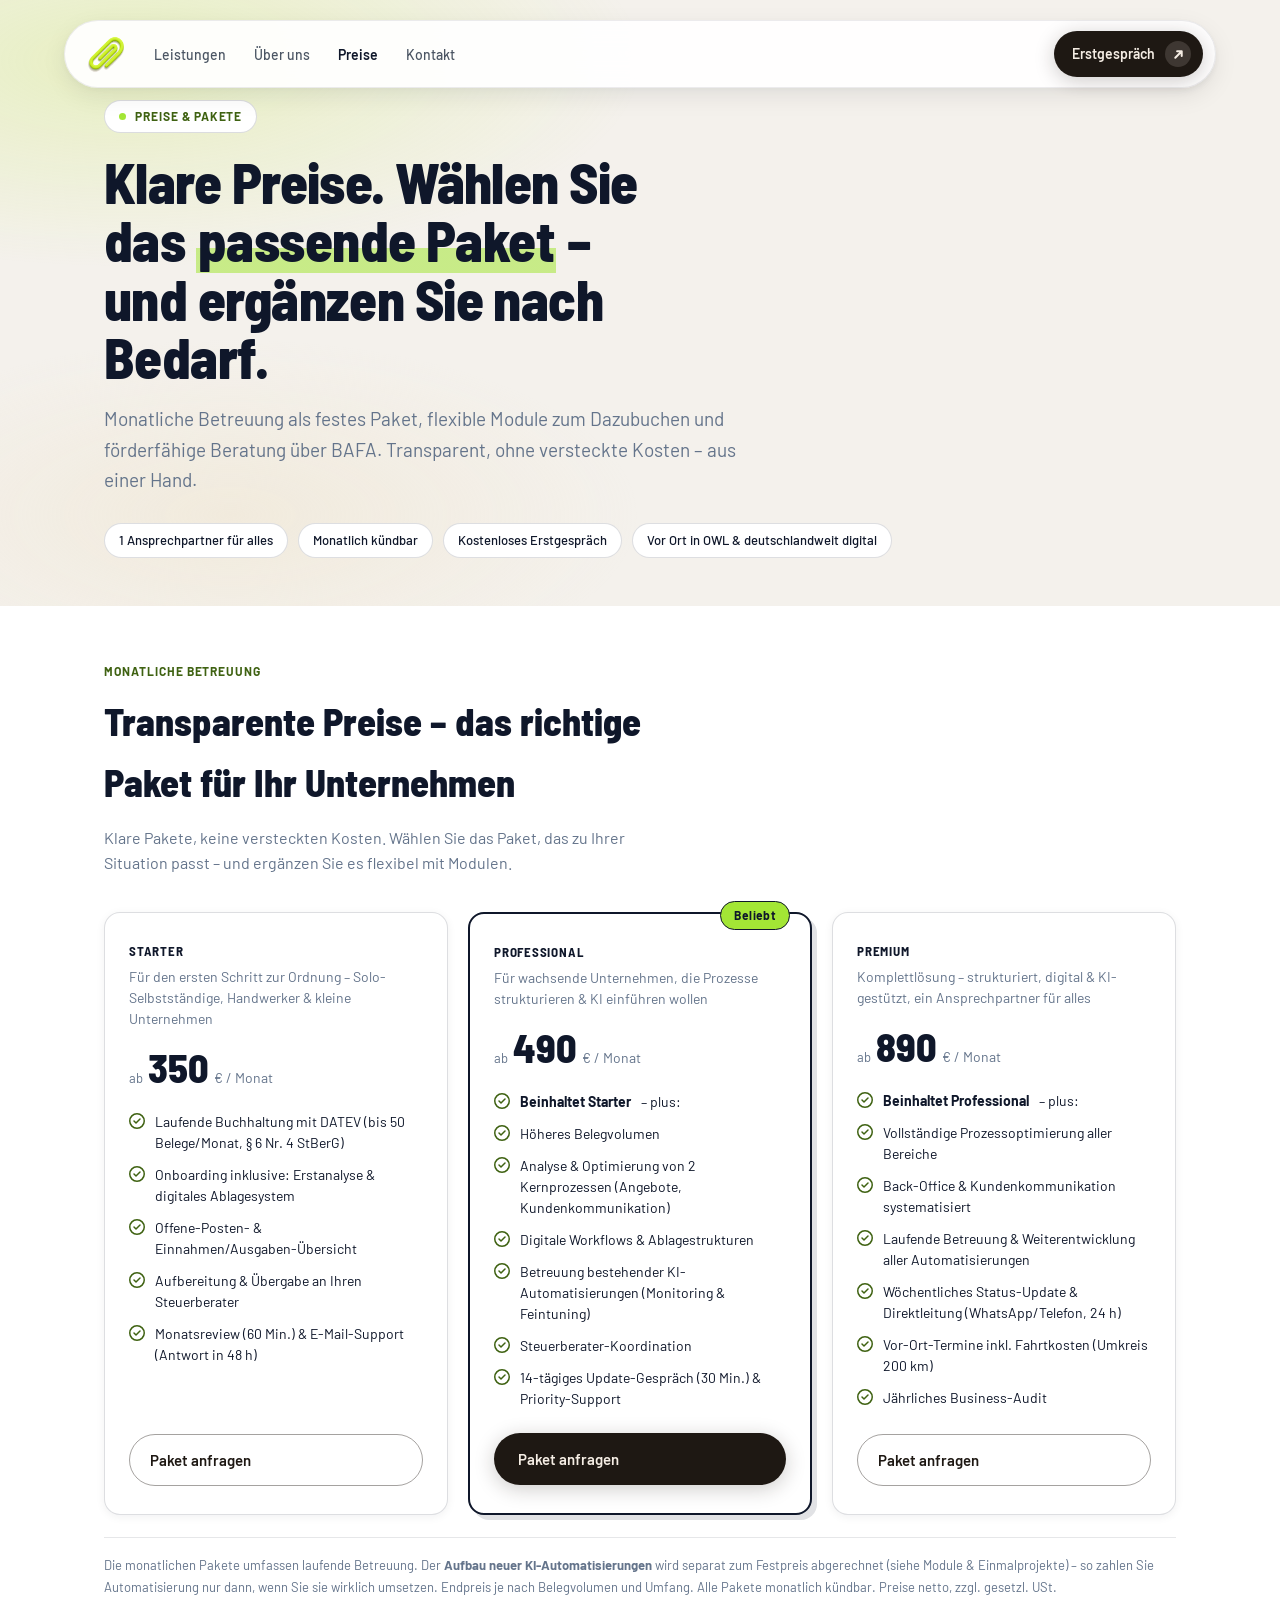
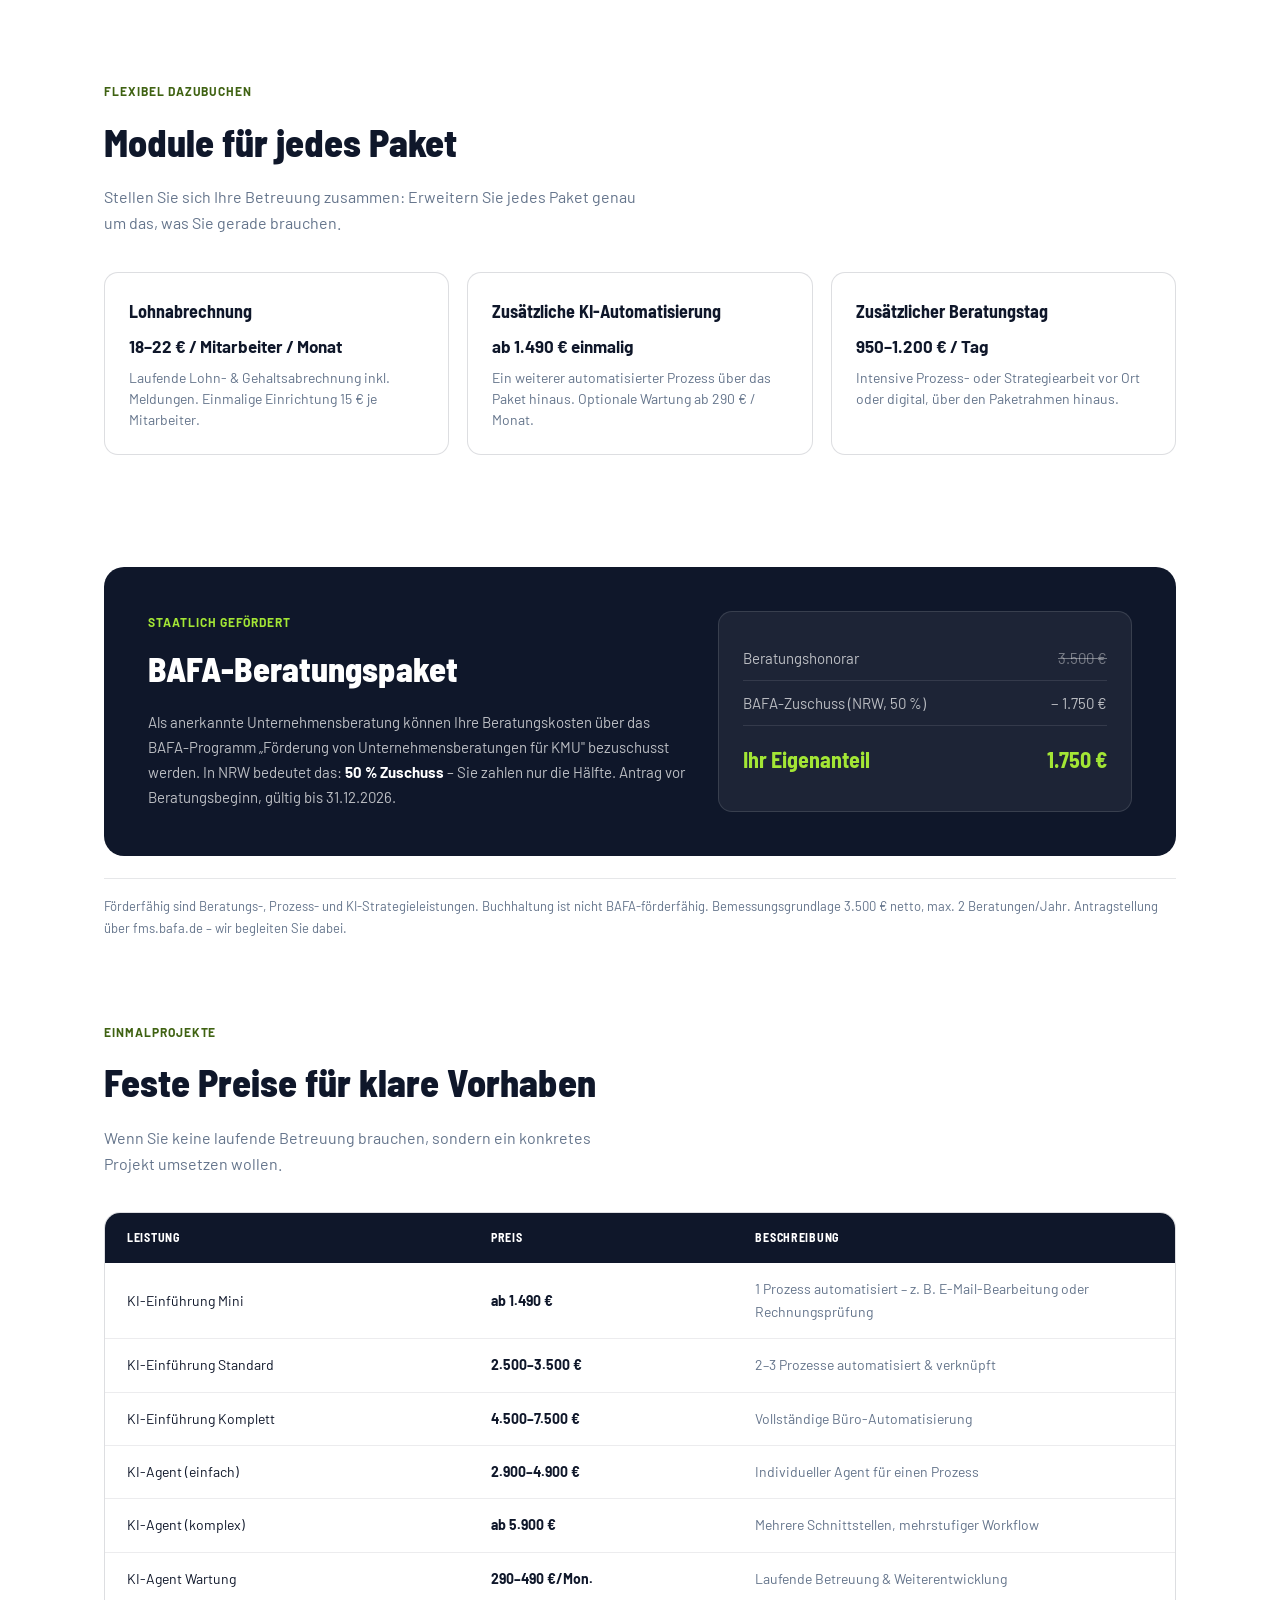
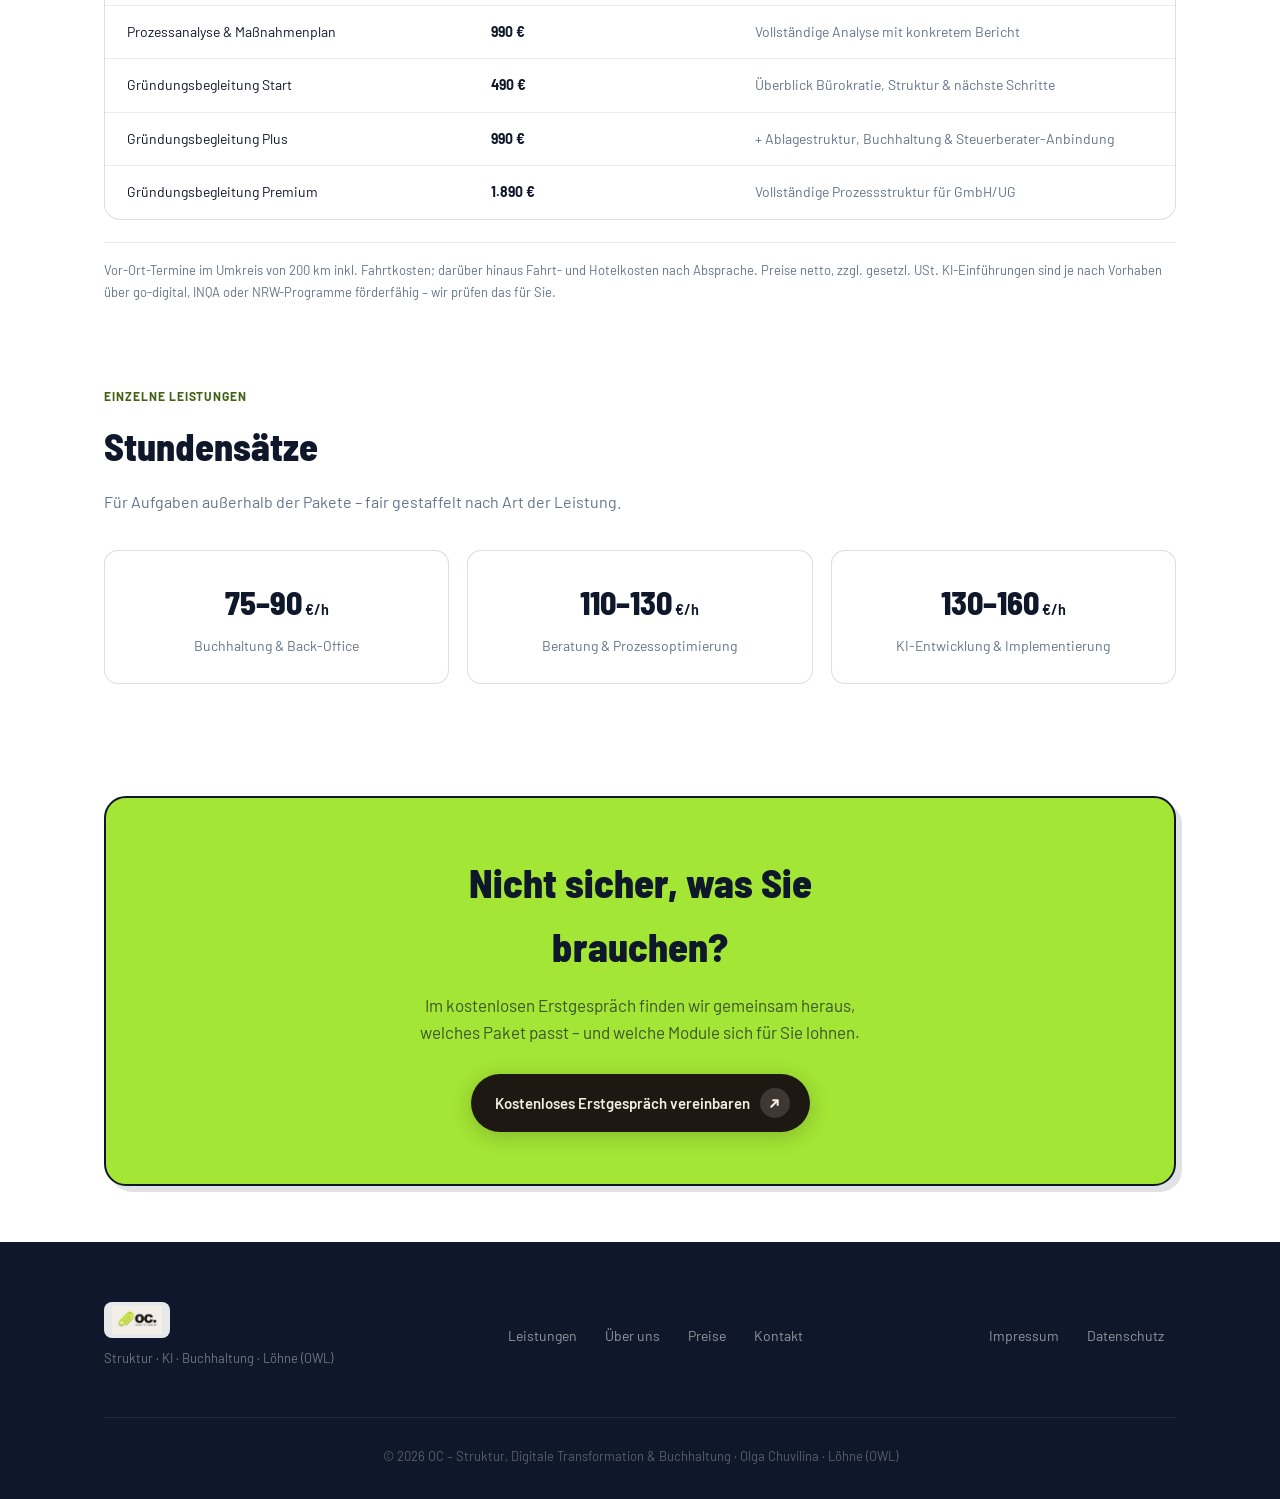
<file: preise.html>
<!DOCTYPE html>
<html lang="de">
<head>
  <meta charset="UTF-8">
  <meta name="viewport" content="width=device-width, initial-scale=1.0">
  <title>Preise – OC · Struktur. KI. Buchhaltung | Löhne (OWL)</title>
  <meta name="description" content="Transparente Preise für Organisationsberatung, KI-Einführung und Buchhaltung. Klare Monatspakete, flexible Module und BAFA-förderfähige Beratung für KMU, Handwerker und Gründer.">
  <link rel="preconnect" href="https://fonts.googleapis.com">
  <link rel="preconnect" href="https://fonts.gstatic.com" crossorigin>
  <link href="https://fonts.googleapis.com/css2?family=Barlow:wght@400;500;600;700&family=Barlow+Semi+Condensed:wght@700;800&display=swap" rel="stylesheet">
  <link rel="stylesheet" href="css/styles.css">
  <style>
    /* ── Pricing-specific components ── */

    .p-hero {
      padding: 100px 0 48px;
      background:
        radial-gradient(ellipse 65% 55% at 10% 10%, rgba(198,235,82,.28) 0%, transparent 62%),
        radial-gradient(ellipse 55% 50% at 18% 85%, rgba(237,224,196,.38) 0%, transparent 58%),
        #F4F1EC;
    }
    .p-hero .eyebrow {
      display: inline-flex; align-items: center; gap: 9px;
      font-size: 12px; font-weight: 700; letter-spacing: .08em; text-transform: uppercase;
      color: var(--accent-text);
      background: #fff; border: 1.5px solid rgba(15,23,42,.15); border-radius: 999px;
      padding: 6px 14px; margin-bottom: 20px;
    }
    .p-hero .eyebrow-dot {
      width: 7px; height: 7px; border-radius: 50%; background: var(--accent);
    }
    .p-hero h1 {
      font-family: "Barlow Semi Condensed", sans-serif;
      font-size: clamp(32px, 5vw, 56px); font-weight: 800;
      line-height: 1.04; letter-spacing: -.01em;
      color: var(--text); max-width: 20ch; margin-bottom: 18px;
    }
    .p-hero h1 em {
      font-style: normal;
      background: linear-gradient(transparent 62%, rgba(163,230,53,.55) 62%);
      padding: 0 .04em;
    }
    .p-hero .lead {
      font-size: clamp(16px, 2vw, 19px); color: var(--text-muted);
      max-width: 58ch; line-height: 1.6; margin-bottom: 28px;
    }
    .p-chips { display: flex; flex-wrap: wrap; gap: 10px; }
    .p-chip {
      font-size: 13px; font-weight: 500;
      background: #fff; border: 1.5px solid rgba(15,23,42,.14); border-radius: 999px;
      padding: 6px 14px; color: var(--text);
    }

    /* Section labels */
    .sec-label {
      font-size: 12px; font-weight: 700; letter-spacing: .08em; text-transform: uppercase;
      color: var(--accent-text); margin-bottom: 10px;
    }
    .sec-head { max-width: 60ch; margin-bottom: 36px; }
    .sec-head h2 {
      font-family: "Barlow Semi Condensed", sans-serif;
      font-size: clamp(26px, 3.4vw, 38px); font-weight: 800; color: var(--text);
      margin-bottom: 12px;
    }
    .sec-head p { font-size: 16px; color: var(--text-muted); line-height: 1.6; }

    /* Package grid */
    .pkg-grid {
      display: grid;
      grid-template-columns: repeat(3, 1fr);
      gap: 20px;
    }
    @media(max-width: 860px) {
      .pkg-grid { grid-template-columns: 1fr; max-width: 440px; }
    }
    .pkg {
      position: relative;
      background: #fff; border: 1.5px solid rgba(15,23,42,.14);
      border-radius: 16px; padding: 28px 24px;
      display: flex; flex-direction: column;
      box-shadow: 0 2px 10px rgba(15,23,42,.06);
    }
    .pkg.featured {
      border: 2px solid var(--text);
      box-shadow: 5px 5px 0 rgba(15,23,42,.12);
    }
    .pkg-badge {
      position: absolute; top: -13px; right: 20px;
      background: var(--accent); border: 1.5px solid var(--text);
      border-radius: 999px; font-size: 12px; font-weight: 700;
      padding: 4px 13px; letter-spacing: .03em; color: var(--text);
    }
    .pkg-tier {
      font-family: "Barlow Semi Condensed", sans-serif;
      font-size: 13px; font-weight: 700; letter-spacing: .06em;
      text-transform: uppercase; color: var(--text);
    }
    .pkg-sub {
      color: var(--text-muted); font-size: 14px;
      margin-top: 4px; min-height: 40px; line-height: 1.5;
    }
    .pkg-price {
      display: flex; align-items: baseline; gap: 5px;
      margin: 18px 0 6px;
    }
    .pkg-price .from { font-size: 13px; color: var(--text-muted); }
    .pkg-price .num {
      font-family: "Barlow Semi Condensed", sans-serif;
      font-size: 40px; font-weight: 800; line-height: 1; color: var(--text);
    }
    .pkg-price .per { font-size: 14px; color: var(--text-muted); }
    .pkg ul {
      list-style: none; padding: 0; margin: 16px 0 24px;
      display: flex; flex-direction: column; gap: 11px;
    }
    .pkg li {
      display: flex; gap: 10px; font-size: 14px;
      align-items: flex-start; color: var(--text); line-height: 1.5;
    }
    .pkg li .check {
      flex: 0 0 16px; margin-top: 2px; color: var(--accent-text);
    }
    .pkg .pkg-btn { margin-top: auto; }

    /* Modules */
    .mods-grid {
      display: grid; grid-template-columns: repeat(3, 1fr); gap: 18px;
    }
    @media(max-width: 860px) { .mods-grid { grid-template-columns: 1fr; } }
    .mod {
      background: #fff; border: 1.5px solid rgba(15,23,42,.14);
      border-radius: 14px; padding: 24px;
    }
    .mod h3 {
      font-family: "Barlow Semi Condensed", sans-serif;
      font-size: 18px; font-weight: 700; color: var(--text); margin-bottom: 8px;
    }
    .mod .mod-price {
      font-weight: 700; font-size: 17px; color: var(--text); margin: 6px 0;
    }
    .mod p { color: var(--text-muted); font-size: 14px; line-height: 1.5; }

    /* BAFA block */
    .bafa {
      background: var(--text); color: #fff; border-radius: 20px;
      padding: 44px; display: grid; grid-template-columns: 1.3fr 1fr;
      gap: 32px; align-items: center;
    }
    @media(max-width: 820px) { .bafa { grid-template-columns: 1fr; padding: 30px; } }
    .bafa .sec-label { color: var(--accent); }
    .bafa h2 {
      font-family: "Barlow Semi Condensed", sans-serif;
      font-size: clamp(24px, 3.2vw, 34px); font-weight: 800; color: #fff;
      margin-bottom: 14px;
    }
    .bafa p { color: rgba(255,255,255,.72); font-size: 15px; line-height: 1.65; }
    .bafa strong { color: #fff; }
    .bafa-calc {
      background: rgba(255,255,255,.06); border: 1.5px solid rgba(255,255,255,.12);
      border-radius: 14px; padding: 24px;
    }
    .calc-row {
      display: flex; justify-content: space-between;
      padding: 10px 0; font-size: 15px; border-bottom: 1px solid rgba(255,255,255,.1);
      color: rgba(255,255,255,.7);
    }
    .calc-row:last-child { border: 0; }
    .calc-row.total {
      font-family: "Barlow Semi Condensed", sans-serif;
      font-size: 22px; font-weight: 700; color: var(--accent); padding-top: 16px;
    }
    .strike { text-decoration: line-through; color: rgba(255,255,255,.4); }

    /* Pricing table */
    .p-table {
      background: #fff; border: 1.5px solid rgba(15,23,42,.14);
      border-radius: 16px; overflow: hidden;
    }
    .p-trow {
      display: grid; grid-template-columns: 1.4fr 1fr 1.6fr;
      gap: 16px; padding: 15px 22px;
      border-bottom: 1px solid rgba(15,23,42,.08);
      align-items: center; font-size: 14px;
    }
    .p-trow:last-child { border-bottom: 0; }
    .p-trow.head {
      background: var(--text); color: #fff;
      font-family: "Barlow Semi Condensed", sans-serif;
      font-size: 12px; font-weight: 700;
      letter-spacing: .06em; text-transform: uppercase;
    }
    .p-trow .tp { font-weight: 700; color: var(--text); white-space: nowrap; }
    .p-trow .td { color: var(--text-muted); }
    @media(max-width: 760px) {
      .p-trow { grid-template-columns: 1fr; gap: 3px; padding: 14px 18px; }
      .p-trow.head { display: none; }
      .p-trow .tp { color: var(--accent-text); }
      .p-trow .td { font-size: 13px; }
    }

    /* Hourly rates */
    .rates-grid {
      display: grid; grid-template-columns: repeat(3, 1fr); gap: 18px;
    }
    @media(max-width: 760px) { .rates-grid { grid-template-columns: 1fr; } }
    .rate-card {
      background: #fff; border: 1.5px solid rgba(15,23,42,.14);
      border-radius: 14px; padding: 26px; text-align: center;
    }
    .rate-num {
      font-family: "Barlow Semi Condensed", sans-serif;
      font-size: 32px; font-weight: 800; color: var(--text);
    }
    .rate-num small { font-size: 16px; font-weight: 600; }
    .rate-label { font-size: 14px; color: var(--text-muted); margin-top: 6px; }

    /* CTA banner */
    .p-cta {
      background: var(--accent); border: 2px solid var(--text);
      border-radius: 22px; padding: 52px 40px; text-align: center;
      box-shadow: 6px 6px 0 rgba(15,23,42,.12);
    }
    .p-cta h2 {
      font-family: "Barlow Semi Condensed", sans-serif;
      font-size: clamp(26px, 4vw, 40px); font-weight: 800; color: var(--text);
      max-width: 18ch; margin: 0 auto 14px;
    }
    .p-cta p {
      font-size: 17px; color: rgba(15,23,42,.7);
      max-width: 48ch; margin: 0 auto 28px; line-height: 1.6;
    }

    /* Note / footnote */
    .p-note {
      font-size: 13px; color: var(--text-muted);
      margin-top: 22px; line-height: 1.7;
      border-top: 1px solid rgba(15,23,42,.1);
      padding-top: 16px;
    }

    /* Section spacing */
    .p-section { padding: 56px 0; }
    .p-section-sm { padding: 28px 0 56px; }
  </style>
</head>
<body>

  <!-- ===== NAV ===== -->
  <header class="nav-wrapper">
    <nav class="nav-island" id="nav">
      <a href="index.html" class="nav-logo">
        <img src="assets/paperclip.png" alt="OC" class="nav-logo__img">
      </a>
      <ul class="nav-links">
        <li><a href="index.html#leistungen" class="nav-link">Leistungen</a></li>
        <li><a href="index.html#uber-uns" class="nav-link">Über uns</a></li>
        <li><a href="preise.html" class="nav-link nav-link--active">Preise</a></li>
        <li><a href="index.html#kontakt" class="nav-link">Kontakt</a></li>
      </ul>
      <a href="index.html#kontakt" class="btn btn--primary nav-cta">
        Erstgespräch
        <span class="btn__icon">
          <svg width="11" height="11" viewBox="0 0 12 12" fill="none" stroke="currentColor" stroke-width="2.2" stroke-linecap="round" stroke-linejoin="round"><path d="M2.5 9.5L9.5 2.5M9.5 2.5H4.5M9.5 2.5V7.5"/></svg>
        </span>
      </a>
      <button class="nav-burger" id="navBurger" aria-label="Menü öffnen" aria-expanded="false" aria-controls="navOverlay">
        <span class="burger-line burger-line--1"></span>
        <span class="burger-line burger-line--2"></span>
      </button>
    </nav>
  </header>

  <!-- Mobile Overlay -->
  <div class="nav-overlay" id="navOverlay" aria-hidden="true">
    <ul class="overlay-links">
      <li><a href="index.html#leistungen" class="overlay-link">Leistungen</a></li>
      <li><a href="index.html#uber-uns" class="overlay-link">Über uns</a></li>
      <li><a href="preise.html" class="overlay-link">Preise</a></li>
      <li><a href="index.html#kontakt" class="overlay-link">Kontakt</a></li>
    </ul>
    <a href="index.html#kontakt" class="btn btn--primary overlay-cta">
      Kostenloses Erstgespräch
      <span class="btn__icon">
        <svg width="11" height="11" viewBox="0 0 12 12" fill="none" stroke="currentColor" stroke-width="2.2" stroke-linecap="round" stroke-linejoin="round"><path d="M2.5 9.5L9.5 2.5M9.5 2.5H4.5M9.5 2.5V7.5"/></svg>
      </span>
    </a>
  </div>

  <main>

    <!-- HERO -->
    <section class="p-hero">
      <div class="container">
        <span class="eyebrow">
          <span class="eyebrow-dot"></span>
          Preise &amp; Pakete
        </span>
        <h1>Klare Preise. Wählen Sie das <em>passende Paket</em> – und ergänzen Sie nach Bedarf.</h1>
        <p class="lead">Monatliche Betreuung als festes Paket, flexible Module zum Dazubuchen und förderfähige Beratung über BAFA. Transparent, ohne versteckte Kosten – aus einer Hand.</p>
        <div class="p-chips">
          <span class="p-chip">1 Ansprechpartner für alles</span>
          <span class="p-chip">Monatlich kündbar</span>
          <span class="p-chip">Kostenloses Erstgespräch</span>
          <span class="p-chip">Vor Ort in OWL &amp; deutschlandweit digital</span>
        </div>
      </div>
    </section>

    <!-- MONTHLY PACKAGES -->
    <section class="p-section">
      <div class="container">
        <div class="sec-head">
          <div class="sec-label">Monatliche Betreuung</div>
          <h2>Transparente Preise – das richtige Paket für Ihr Unternehmen</h2>
          <p>Klare Pakete, keine versteckten Kosten. Wählen Sie das Paket, das zu Ihrer Situation passt – und ergänzen Sie es flexibel mit Modulen.</p>
        </div>
        <div class="pkg-grid">

          <!-- Starter -->
          <div class="pkg">
            <div class="pkg-tier">Starter</div>
            <div class="pkg-sub">Für den ersten Schritt zur Ordnung – Solo-Selbstständige, Handwerker &amp; kleine Unternehmen</div>
            <div class="pkg-price">
              <span class="from">ab</span>
              <span class="num">350</span>
              <span class="per">€ / Monat</span>
            </div>
            <ul>
              <li><svg class="check" width="16" height="16" viewBox="0 0 16 16" fill="none"><circle cx="8" cy="8" r="7.25" stroke="currentColor" stroke-width="1.5"/><path d="M5 8l2 2 4-4" stroke="currentColor" stroke-width="1.5" stroke-linecap="round" stroke-linejoin="round"/></svg>Laufende Buchhaltung mit DATEV (bis 50 Belege/Monat, § 6 Nr. 4 StBerG)</li>
              <li><svg class="check" width="16" height="16" viewBox="0 0 16 16" fill="none"><circle cx="8" cy="8" r="7.25" stroke="currentColor" stroke-width="1.5"/><path d="M5 8l2 2 4-4" stroke="currentColor" stroke-width="1.5" stroke-linecap="round" stroke-linejoin="round"/></svg>Onboarding inklusive: Erstanalyse &amp; digitales Ablagesystem</li>
              <li><svg class="check" width="16" height="16" viewBox="0 0 16 16" fill="none"><circle cx="8" cy="8" r="7.25" stroke="currentColor" stroke-width="1.5"/><path d="M5 8l2 2 4-4" stroke="currentColor" stroke-width="1.5" stroke-linecap="round" stroke-linejoin="round"/></svg>Offene-Posten- &amp; Einnahmen/Ausgaben-Übersicht</li>
              <li><svg class="check" width="16" height="16" viewBox="0 0 16 16" fill="none"><circle cx="8" cy="8" r="7.25" stroke="currentColor" stroke-width="1.5"/><path d="M5 8l2 2 4-4" stroke="currentColor" stroke-width="1.5" stroke-linecap="round" stroke-linejoin="round"/></svg>Aufbereitung &amp; Übergabe an Ihren Steuerberater</li>
              <li><svg class="check" width="16" height="16" viewBox="0 0 16 16" fill="none"><circle cx="8" cy="8" r="7.25" stroke="currentColor" stroke-width="1.5"/><path d="M5 8l2 2 4-4" stroke="currentColor" stroke-width="1.5" stroke-linecap="round" stroke-linejoin="round"/></svg>Monatsreview (60 Min.) &amp; E-Mail-Support (Antwort in 48 h)</li>
            </ul>
            <a href="index.html#kontakt" class="btn btn--ghost pkg-btn">Paket anfragen</a>
          </div>

          <!-- Professional -->
          <div class="pkg featured">
            <span class="pkg-badge">Beliebt</span>
            <div class="pkg-tier">Professional</div>
            <div class="pkg-sub">Für wachsende Unternehmen, die Prozesse strukturieren &amp; KI einführen wollen</div>
            <div class="pkg-price">
              <span class="from">ab</span>
              <span class="num">490</span>
              <span class="per">€ / Monat</span>
            </div>
            <ul>
              <li><svg class="check" width="16" height="16" viewBox="0 0 16 16" fill="none"><circle cx="8" cy="8" r="7.25" stroke="currentColor" stroke-width="1.5"/><path d="M5 8l2 2 4-4" stroke="currentColor" stroke-width="1.5" stroke-linecap="round" stroke-linejoin="round"/></svg><strong>Beinhaltet Starter</strong> – plus:</li>
              <li><svg class="check" width="16" height="16" viewBox="0 0 16 16" fill="none"><circle cx="8" cy="8" r="7.25" stroke="currentColor" stroke-width="1.5"/><path d="M5 8l2 2 4-4" stroke="currentColor" stroke-width="1.5" stroke-linecap="round" stroke-linejoin="round"/></svg>Höheres Belegvolumen</li>
              <li><svg class="check" width="16" height="16" viewBox="0 0 16 16" fill="none"><circle cx="8" cy="8" r="7.25" stroke="currentColor" stroke-width="1.5"/><path d="M5 8l2 2 4-4" stroke="currentColor" stroke-width="1.5" stroke-linecap="round" stroke-linejoin="round"/></svg>Analyse &amp; Optimierung von 2 Kernprozessen (Angebote, Kundenkommunikation)</li>
              <li><svg class="check" width="16" height="16" viewBox="0 0 16 16" fill="none"><circle cx="8" cy="8" r="7.25" stroke="currentColor" stroke-width="1.5"/><path d="M5 8l2 2 4-4" stroke="currentColor" stroke-width="1.5" stroke-linecap="round" stroke-linejoin="round"/></svg>Digitale Workflows &amp; Ablagestrukturen</li>
              <li><svg class="check" width="16" height="16" viewBox="0 0 16 16" fill="none"><circle cx="8" cy="8" r="7.25" stroke="currentColor" stroke-width="1.5"/><path d="M5 8l2 2 4-4" stroke="currentColor" stroke-width="1.5" stroke-linecap="round" stroke-linejoin="round"/></svg>Betreuung bestehender KI-Automatisierungen (Monitoring &amp; Feintuning)</li>
              <li><svg class="check" width="16" height="16" viewBox="0 0 16 16" fill="none"><circle cx="8" cy="8" r="7.25" stroke="currentColor" stroke-width="1.5"/><path d="M5 8l2 2 4-4" stroke="currentColor" stroke-width="1.5" stroke-linecap="round" stroke-linejoin="round"/></svg>Steuerberater-Koordination</li>
              <li><svg class="check" width="16" height="16" viewBox="0 0 16 16" fill="none"><circle cx="8" cy="8" r="7.25" stroke="currentColor" stroke-width="1.5"/><path d="M5 8l2 2 4-4" stroke="currentColor" stroke-width="1.5" stroke-linecap="round" stroke-linejoin="round"/></svg>14-tägiges Update-Gespräch (30 Min.) &amp; Priority-Support</li>
            </ul>
            <a href="index.html#kontakt" class="btn btn--primary pkg-btn">Paket anfragen</a>
          </div>

          <!-- Premium -->
          <div class="pkg">
            <div class="pkg-tier">Premium</div>
            <div class="pkg-sub">Komplettlösung – strukturiert, digital &amp; KI-gestützt, ein Ansprechpartner für alles</div>
            <div class="pkg-price">
              <span class="from">ab</span>
              <span class="num">890</span>
              <span class="per">€ / Monat</span>
            </div>
            <ul>
              <li><svg class="check" width="16" height="16" viewBox="0 0 16 16" fill="none"><circle cx="8" cy="8" r="7.25" stroke="currentColor" stroke-width="1.5"/><path d="M5 8l2 2 4-4" stroke="currentColor" stroke-width="1.5" stroke-linecap="round" stroke-linejoin="round"/></svg><strong>Beinhaltet Professional</strong> – plus:</li>
              <li><svg class="check" width="16" height="16" viewBox="0 0 16 16" fill="none"><circle cx="8" cy="8" r="7.25" stroke="currentColor" stroke-width="1.5"/><path d="M5 8l2 2 4-4" stroke="currentColor" stroke-width="1.5" stroke-linecap="round" stroke-linejoin="round"/></svg>Vollständige Prozessoptimierung aller Bereiche</li>
              <li><svg class="check" width="16" height="16" viewBox="0 0 16 16" fill="none"><circle cx="8" cy="8" r="7.25" stroke="currentColor" stroke-width="1.5"/><path d="M5 8l2 2 4-4" stroke="currentColor" stroke-width="1.5" stroke-linecap="round" stroke-linejoin="round"/></svg>Back-Office &amp; Kundenkommunikation systematisiert</li>
              <li><svg class="check" width="16" height="16" viewBox="0 0 16 16" fill="none"><circle cx="8" cy="8" r="7.25" stroke="currentColor" stroke-width="1.5"/><path d="M5 8l2 2 4-4" stroke="currentColor" stroke-width="1.5" stroke-linecap="round" stroke-linejoin="round"/></svg>Laufende Betreuung &amp; Weiterentwicklung aller Automatisierungen</li>
              <li><svg class="check" width="16" height="16" viewBox="0 0 16 16" fill="none"><circle cx="8" cy="8" r="7.25" stroke="currentColor" stroke-width="1.5"/><path d="M5 8l2 2 4-4" stroke="currentColor" stroke-width="1.5" stroke-linecap="round" stroke-linejoin="round"/></svg>Wöchentliches Status-Update &amp; Direktleitung (WhatsApp/Telefon, 24 h)</li>
              <li><svg class="check" width="16" height="16" viewBox="0 0 16 16" fill="none"><circle cx="8" cy="8" r="7.25" stroke="currentColor" stroke-width="1.5"/><path d="M5 8l2 2 4-4" stroke="currentColor" stroke-width="1.5" stroke-linecap="round" stroke-linejoin="round"/></svg>Vor-Ort-Termine inkl. Fahrtkosten (Umkreis 200 km)</li>
              <li><svg class="check" width="16" height="16" viewBox="0 0 16 16" fill="none"><circle cx="8" cy="8" r="7.25" stroke="currentColor" stroke-width="1.5"/><path d="M5 8l2 2 4-4" stroke="currentColor" stroke-width="1.5" stroke-linecap="round" stroke-linejoin="round"/></svg>Jährliches Business-Audit</li>
            </ul>
            <a href="index.html#kontakt" class="btn btn--ghost pkg-btn">Paket anfragen</a>
          </div>

        </div>
        <p class="p-note">Die monatlichen Pakete umfassen laufende Betreuung. Der <strong>Aufbau neuer KI-Automatisierungen</strong> wird separat zum Festpreis abgerechnet (siehe Module &amp; Einmalprojekte) – so zahlen Sie Automatisierung nur dann, wenn Sie sie wirklich umsetzen. Endpreis je nach Belegvolumen und Umfang. Alle Pakete monatlich kündbar. Preise netto, zzgl. gesetzl. USt.</p>
      </div>
    </section>

    <!-- MODULES -->
    <section class="p-section-sm">
      <div class="container">
        <div class="sec-head">
          <div class="sec-label">Flexibel dazubuchen</div>
          <h2>Module für jedes Paket</h2>
          <p>Stellen Sie sich Ihre Betreuung zusammen: Erweitern Sie jedes Paket genau um das, was Sie gerade brauchen.</p>
        </div>
        <div class="mods-grid">
          <div class="mod">
            <h3>Lohnabrechnung</h3>
            <div class="mod-price">18–22 € / Mitarbeiter / Monat</div>
            <p>Laufende Lohn- &amp; Gehaltsabrechnung inkl. Meldungen. Einmalige Einrichtung 15 € je Mitarbeiter.</p>
          </div>
          <div class="mod">
            <h3>Zusätzliche KI-Automatisierung</h3>
            <div class="mod-price">ab 1.490 € einmalig</div>
            <p>Ein weiterer automatisierter Prozess über das Paket hinaus. Optionale Wartung ab 290 € / Monat.</p>
          </div>
          <div class="mod">
            <h3>Zusätzlicher Beratungstag</h3>
            <div class="mod-price">950–1.200 € / Tag</div>
            <p>Intensive Prozess- oder Strategiearbeit vor Ort oder digital, über den Paketrahmen hinaus.</p>
          </div>
        </div>
      </div>
    </section>

    <!-- BAFA -->
    <section class="p-section">
      <div class="container">
        <div class="bafa">
          <div>
            <div class="sec-label">Staatlich gefördert</div>
            <h2>BAFA-Beratungspaket</h2>
            <p>Als anerkannte Unternehmensberatung können Ihre Beratungskosten über das BAFA-Programm „Förderung von Unternehmensberatungen für KMU" bezuschusst werden. In NRW bedeutet das: <strong>50 % Zuschuss</strong> – Sie zahlen nur die Hälfte. Antrag vor Beratungsbeginn, gültig bis 31.12.2026.</p>
          </div>
          <div class="bafa-calc" aria-label="Beispielrechnung BAFA-Förderung">
            <div class="calc-row"><span>Beratungshonorar</span><span class="strike">3.500 €</span></div>
            <div class="calc-row"><span>BAFA-Zuschuss (NRW, 50 %)</span><span>− 1.750 €</span></div>
            <div class="calc-row total"><span>Ihr Eigenanteil</span><span>1.750 €</span></div>
          </div>
        </div>
        <p class="p-note">Förderfähig sind Beratungs-, Prozess- und KI-Strategieleistungen. Buchhaltung ist nicht BAFA-förderfähig. Bemessungsgrundlage 3.500 € netto, max. 2 Beratungen/Jahr. Antragstellung über fms.bafa.de – wir begleiten Sie dabei.</p>
      </div>
    </section>

    <!-- EINMALPROJEKTE -->
    <section class="p-section-sm">
      <div class="container">
        <div class="sec-head">
          <div class="sec-label">Einmalprojekte</div>
          <h2>Feste Preise für klare Vorhaben</h2>
          <p>Wenn Sie keine laufende Betreuung brauchen, sondern ein konkretes Projekt umsetzen wollen.</p>
        </div>
        <div class="p-table">
          <div class="p-trow head">
            <span>Leistung</span><span>Preis</span><span>Beschreibung</span>
          </div>
          <div class="p-trow"><span>KI-Einführung Mini</span><span class="tp">ab 1.490 €</span><span class="td">1 Prozess automatisiert – z. B. E-Mail-Bearbeitung oder Rechnungsprüfung</span></div>
          <div class="p-trow"><span>KI-Einführung Standard</span><span class="tp">2.500–3.500 €</span><span class="td">2–3 Prozesse automatisiert &amp; verknüpft</span></div>
          <div class="p-trow"><span>KI-Einführung Komplett</span><span class="tp">4.500–7.500 €</span><span class="td">Vollständige Büro-Automatisierung</span></div>
          <div class="p-trow"><span>KI-Agent (einfach)</span><span class="tp">2.900–4.900 €</span><span class="td">Individueller Agent für einen Prozess</span></div>
          <div class="p-trow"><span>KI-Agent (komplex)</span><span class="tp">ab 5.900 €</span><span class="td">Mehrere Schnittstellen, mehrstufiger Workflow</span></div>
          <div class="p-trow"><span>KI-Agent Wartung</span><span class="tp">290–490 €/Mon.</span><span class="td">Laufende Betreuung &amp; Weiterentwicklung</span></div>
          <div class="p-trow"><span>Prozessanalyse &amp; Maßnahmenplan</span><span class="tp">990 €</span><span class="td">Vollständige Analyse mit konkretem Bericht</span></div>
          <div class="p-trow"><span>Gründungsbegleitung Start</span><span class="tp">490 €</span><span class="td">Überblick Bürokratie, Struktur &amp; nächste Schritte</span></div>
          <div class="p-trow"><span>Gründungsbegleitung Plus</span><span class="tp">990 €</span><span class="td">+ Ablagestruktur, Buchhaltung &amp; Steuerberater-Anbindung</span></div>
          <div class="p-trow"><span>Gründungsbegleitung Premium</span><span class="tp">1.890 €</span><span class="td">Vollständige Prozessstruktur für GmbH/UG</span></div>
        </div>
        <p class="p-note">Vor-Ort-Termine im Umkreis von 200 km inkl. Fahrtkosten; darüber hinaus Fahrt- und Hotelkosten nach Absprache. Preise netto, zzgl. gesetzl. USt. KI-Einführungen sind je nach Vorhaben über go-digital, INQA oder NRW-Programme förderfähig – wir prüfen das für Sie.</p>
      </div>
    </section>

    <!-- STUNDENSÄTZE -->
    <section class="p-section-sm">
      <div class="container">
        <div class="sec-head">
          <div class="sec-label">Einzelne Leistungen</div>
          <h2>Stundensätze</h2>
          <p>Für Aufgaben außerhalb der Pakete – fair gestaffelt nach Art der Leistung.</p>
        </div>
        <div class="rates-grid">
          <div class="rate-card">
            <div class="rate-num">75–90<small> €/h</small></div>
            <div class="rate-label">Buchhaltung &amp; Back-Office</div>
          </div>
          <div class="rate-card">
            <div class="rate-num">110–130<small> €/h</small></div>
            <div class="rate-label">Beratung &amp; Prozessoptimierung</div>
          </div>
          <div class="rate-card">
            <div class="rate-num">130–160<small> €/h</small></div>
            <div class="rate-label">KI-Entwicklung &amp; Implementierung</div>
          </div>
        </div>
      </div>
    </section>

    <!-- CTA -->
    <section class="p-section">
      <div class="container">
        <div class="p-cta">
          <h2>Nicht sicher, was Sie brauchen?</h2>
          <p>Im kostenlosen Erstgespräch finden wir gemeinsam heraus, welches Paket passt – und welche Module sich für Sie lohnen.</p>
          <a href="index.html#kontakt" class="btn btn--primary">
            Kostenloses Erstgespräch vereinbaren
            <span class="btn__icon">
              <svg width="11" height="11" viewBox="0 0 12 12" fill="none" stroke="currentColor" stroke-width="2.2" stroke-linecap="round" stroke-linejoin="round"><path d="M2.5 9.5L9.5 2.5M9.5 2.5H4.5M9.5 2.5V7.5"/></svg>
            </span>
          </a>
        </div>
      </div>
    </section>

  </main>

  <footer class="footer">
    <div class="container">
      <div class="footer-inner">
        <div class="footer-brand">
          <img src="assets/logo.png" alt="OC" class="footer-logo">
          <p class="footer-tagline">Struktur · KI · Buchhaltung · Löhne (OWL)</p>
        </div>
        <nav class="footer-nav" aria-label="Footer Navigation">
          <a href="index.html#leistungen" class="footer-link">Leistungen</a>
          <a href="index.html#uber-uns" class="footer-link">Über uns</a>
          <a href="preise.html" class="footer-link">Preise</a>
          <a href="index.html#kontakt" class="footer-link">Kontakt</a>
        </nav>
        <div class="footer-legal">
          <a href="impressum.html" class="footer-link">Impressum</a>
          <a href="datenschutz.html" class="footer-link">Datenschutz</a>
        </div>
      </div>
      <div class="footer-bottom">
        <p>© 2026 OC – Struktur, Digitale Transformation &amp; Buchhaltung · Olga Chuvilina · Löhne (OWL)</p>
      </div>
    </div>
  </footer>

  <script src="js/main.js"></script>
</body>
</html>
</file>
<file: css/styles.css>
/* ===== VARIABLES ===== */
:root {
  --bg: #FFFFFF;
  --bg-alt: #F8FAFC;
  --text: #0F172A;
  --text-light: #4B5563;
  --text-muted: #64748B;
  --accent: #A3E635;
  --accent-hover: #84CC16;
  --accent-light: #F7FEE7;
  --accent-ring: rgba(163, 230, 53, 0.3);
  --accent-text: #3F6212;
  --border: rgba(15, 23, 42, 0.08);
  --border-strong: rgba(15, 23, 42, 0.14);
  --shadow-xs: 0 1px 2px rgba(15, 23, 42, 0.05);
  --shadow-sm: 0 2px 8px rgba(15, 23, 42, 0.07), 0 1px 2px rgba(15, 23, 42, 0.04);
  --shadow-md: 0 8px 24px rgba(15, 23, 42, 0.08), 0 2px 8px rgba(15, 23, 42, 0.04);
  --shadow-lg: 0 20px 60px rgba(15, 23, 42, 0.09), 0 4px 16px rgba(15, 23, 42, 0.05);
  --shadow-accent: 0 8px 32px rgba(163, 230, 53, 0.35);
  --ease-spring: cubic-bezier(0.32, 0.72, 0, 1);
  --ease-out: cubic-bezier(0.16, 1, 0.3, 1);
  --ease-smooth: cubic-bezier(0.4, 0, 0.2, 1);
  --radius-sm: 10px;
  --radius-md: 16px;
  --radius-lg: 22px;
  --radius-xl: 20px;
  --radius-pill: 9999px;
  --font-display: 'Barlow Semi Condensed', -apple-system, sans-serif;
  --font-body: 'Barlow', -apple-system, BlinkMacSystemFont, sans-serif;
  --container: 1200px;
  --pad: clamp(20px, 5vw, 80px);
  --section: clamp(80px, 10vw, 140px);
}

/* ===== RESET ===== */
*, *::before, *::after { box-sizing: border-box; margin: 0; padding: 0; }
html { scroll-behavior: smooth; font-size: 16px; -webkit-text-size-adjust: 100%; }
body {
  font-family: var(--font-body);
  background: var(--bg);
  color: var(--text);
  line-height: 1.6;
  font-kerning: normal;
  -webkit-font-smoothing: antialiased;
  overflow-x: hidden;
}
img { display: block; max-width: 100%; height: auto; }
a { color: inherit; text-decoration: none; }
ul { list-style: none; }
button { cursor: pointer; border: none; background: none; font: inherit; }
input, textarea, select { font: inherit; }

/* ===== LAYOUT ===== */
.container {
  max-width: var(--container);
  margin: 0 auto;
  padding: 0 var(--pad);
}
.section { padding: var(--section) 0; }
.section--alt { background: var(--bg-alt); }

/* ===== SCROLL ANIMATIONS ===== */
.reveal {
  opacity: 0;
  transform: translateY(28px);
  filter: blur(3px);
  transition:
    opacity 0.75s var(--ease-out),
    transform 0.75s var(--ease-out),
    filter 0.75s var(--ease-out);
}
.reveal--delay-1 { transition-delay: 0.12s; }
.reveal--delay-2 { transition-delay: 0.24s; }
.reveal--delay-3 { transition-delay: 0.36s; }
.reveal.is-visible { opacity: 1; transform: translateY(0); filter: blur(0); }

/* ===== TYPOGRAPHY COMPONENTS ===== */
.section-header {
  text-align: center;
  max-width: 700px;
  margin: 0 auto 64px;
}
.section-title {
  font-family: var(--font-display);
  font-size: clamp(1.75rem, 3vw, 2.625rem);
  font-weight: 800;
  letter-spacing: -0.025em;
  line-height: 1.15;
  color: var(--text);
  margin-bottom: 16px;
  text-wrap: balance;
}
.section-subtitle {
  font-size: 1.0625rem;
  color: var(--text-light);
  line-height: 1.72;
  text-wrap: pretty;
}
.text-accent { color: var(--accent-text); }

/* ===== BUTTONS ===== */
.btn {
  display: inline-flex;
  align-items: center;
  gap: 10px;
  font-size: 0.9375rem;
  font-weight: 600;
  padding: 14px 20px 14px 24px;
  border-radius: var(--radius-pill);
  cursor: pointer;
  transition: all 0.4s var(--ease-spring);
  white-space: nowrap;
  border: none;
  outline: none;
}
.btn--primary {
  background: #1E1813;
  color: #F5EDE4;
  box-shadow: 0 4px 20px rgba(30, 24, 19, 0.22);
}
.btn--primary:hover {
  background: #2E241C;
  transform: translateY(-2px);
  box-shadow: 0 12px 36px rgba(30, 24, 19, 0.32);
}
.btn--primary:active { transform: scale(0.97); }
.btn--ghost {
  background: transparent;
  color: #1E1813;
  border: 1.5px solid rgba(30, 24, 19, 0.40);
  padding: 13px 20px;
}
.btn--ghost:hover {
  background: rgba(30, 24, 19, 0.06);
  border-color: rgba(30, 24, 19, 0.70);
}
.btn--outline {
  background: transparent;
  color: var(--accent-text);
  border: 1.5px solid rgba(163, 230, 53, 0.5);
  padding: 13px 20px 13px 22px;
}
.btn--outline:hover {
  background: var(--accent-light);
  border-color: var(--accent);
  transform: translateY(-2px);
}
.btn--outline:active { transform: scale(0.97); }
.btn--white {
  background: #fff;
  color: var(--accent-text);
  padding: 14px 20px 14px 24px;
}
.btn--white:hover { background: var(--accent-light); transform: translateY(-2px); }
.btn--white:active { transform: scale(0.97); }
.btn--full { width: 100%; justify-content: center; }

/* ===== HEADING FONT ===== */
h1, h2, h3, h4 { font-family: var(--font-display); }

/* Button icon (nested circle — button-in-button) */
.btn__icon {
  width: 30px;
  height: 30px;
  border-radius: 50%;
  background: rgba(245, 237, 228, 0.15);
  display: flex;
  align-items: center;
  justify-content: center;
  flex-shrink: 0;
  transition: transform 0.4s var(--ease-spring);
}
.btn:hover .btn__icon { transform: translate(2px, -2px) scale(1.1); }
.btn__icon--dark { background: rgba(163, 230, 53, 0.2); color: var(--accent-text); }
.btn__icon--accent { background: var(--accent-light); color: var(--accent-text); }

/* ===== NAVIGATION ===== */
.nav-wrapper {
  position: fixed;
  top: 0; left: 0; right: 0;
  z-index: 100;
  padding: 20px var(--pad);
  pointer-events: none;
}
.nav-island {
  pointer-events: all;
  max-width: var(--container);
  margin: 0 auto;
  display: flex;
  align-items: center;
  gap: 4px;
  background: rgba(255, 255, 255, 0.92);
  backdrop-filter: blur(20px);
  -webkit-backdrop-filter: blur(20px);
  border: 1px solid var(--border);
  border-radius: var(--radius-pill);
  padding: 10px 12px 10px 20px;
  box-shadow: var(--shadow-md);
  transition: box-shadow 0.4s var(--ease-smooth), border-color 0.4s var(--ease-smooth);
}
.nav-island.scrolled {
  box-shadow: var(--shadow-lg);
  border-color: var(--border-strong);
}
.nav-logo { flex-shrink: 0; margin-right: 12px; line-height: 0; }
.nav-logo__img { height: 40px; width: auto; object-fit: contain; }
.nav-links {
  display: flex;
  align-items: center;
  gap: 0;
  margin-right: auto;
}
.nav-link {
  font-size: 0.875rem;
  font-weight: 500;
  color: var(--text-light);
  padding: 7px 14px;
  border-radius: var(--radius-pill);
  transition: all 0.25s var(--ease-smooth);
}
.nav-link:hover { color: var(--text); background: rgba(15, 23, 42, 0.05); }
.nav-link--active { color: var(--text); font-weight: 600; }
.nav-cta { font-size: 0.875rem; padding: 10px 12px 10px 18px; }
.nav-cta .btn__icon { width: 26px; height: 26px; }

/* Burger */
.nav-burger {
  display: none;
  width: 38px;
  height: 38px;
  border-radius: 50%;
  background: rgba(15, 23, 42, 0.05);
  align-items: center;
  justify-content: center;
  flex-direction: column;
  flex-shrink: 0;
  position: relative;
  margin-left: 8px;
}
.burger-line {
  display: block;
  width: 16px;
  height: 1.5px;
  background: var(--text);
  border-radius: 2px;
  position: absolute;
  transition: all 0.35s var(--ease-spring);
  transform-origin: center;
}
.burger-line--1 { transform: translateY(-4px); }
.burger-line--2 { transform: translateY(4px); }
.nav-burger.open .burger-line--1 { transform: rotate(45deg); }
.nav-burger.open .burger-line--2 { transform: rotate(-45deg); }

/* Mobile Overlay */
.nav-overlay {
  position: fixed;
  inset: 0;
  z-index: 99;
  background: rgba(255, 255, 255, 0.97);
  backdrop-filter: blur(24px);
  -webkit-backdrop-filter: blur(24px);
  display: flex;
  flex-direction: column;
  align-items: center;
  justify-content: center;
  gap: 0;
  opacity: 0;
  pointer-events: none;
  transition: opacity 0.35s var(--ease-smooth);
}
.nav-overlay.open { opacity: 1; pointer-events: all; }
.overlay-links {
  display: flex;
  flex-direction: column;
  align-items: center;
  gap: 4px;
  margin-bottom: 32px;
}
.overlay-link {
  font-family: var(--font-display);
  font-size: 2rem;
  font-weight: 800;
  color: var(--text);
  letter-spacing: -0.025em;
  padding: 10px 32px;
  border-radius: var(--radius-pill);
  transition: all 0.3s var(--ease-smooth), opacity 0.4s var(--ease-out), transform 0.4s var(--ease-spring);
  opacity: 0;
  transform: translateY(16px);
}
.nav-overlay.open .overlay-link { opacity: 1; transform: translateY(0); }
.nav-overlay.open .overlay-links li:nth-child(1) .overlay-link { transition-delay: 0.06s; }
.nav-overlay.open .overlay-links li:nth-child(2) .overlay-link { transition-delay: 0.12s; }
.nav-overlay.open .overlay-links li:nth-child(3) .overlay-link { transition-delay: 0.18s; }
.nav-overlay.open .overlay-links li:nth-child(4) .overlay-link { transition-delay: 0.24s; }
.overlay-link:hover { color: var(--accent-text); background: var(--accent-light); }
.overlay-cta {
  opacity: 0;
  transform: translateY(16px);
  transition: background 0.3s, transform 0.3s var(--ease-spring), opacity 0.4s var(--ease-out) 0.28s, transform 0.4s var(--ease-spring) 0.28s;
}
.nav-overlay.open .overlay-cta { opacity: 1; transform: translateY(0); }

/* ===== HERO ===== */
.hero {
  position: relative;
  overflow: hidden;
  min-height: 100dvh;
  display: flex;
  align-items: center;
  padding: calc(var(--section) + 100px) 0 var(--section);
  background:
    radial-gradient(ellipse 65% 55% at 10% 10%, rgba(198, 235, 82, 0.36) 0%, transparent 62%),
    radial-gradient(ellipse 55% 50% at 18% 85%, rgba(237, 224, 196, 0.52) 0%, transparent 58%),
    radial-gradient(ellipse 70% 60% at 52% 108%, rgba(196, 210, 220, 0.38) 0%, transparent 58%),
    #F4F1EC;
}
.hero-bg-img {
  position: absolute;
  inset: 0;
  width: 100%;
  height: 100%;
  object-fit: cover;
  object-position: center;
  filter: blur(6px) saturate(0.8);
  opacity: 0.18;
  scale: 1.06;
  pointer-events: none;
  user-select: none;
  z-index: 0;
}
.hero__inner {
  position: relative;
  z-index: 1;
  display: grid;
  grid-template-columns: 1fr 1fr;
  gap: 80px;
  align-items: start;
}
.hero__title {
  font-family: var(--font-display);
  font-size: clamp(2rem, 4.5vw, 3.75rem);
  font-weight: 800;
  letter-spacing: -0.025em;
  line-height: 1.1;
  margin-bottom: 24px;
  color: var(--text);
  text-wrap: balance;
}
.hero__subtitle {
  font-size: 1.125rem;
  color: var(--text-light);
  line-height: 1.72;
  margin-bottom: 40px;
  max-width: 540px;
  text-wrap: pretty;
}
.hero__actions {
  display: flex;
  flex-wrap: wrap;
  gap: 12px;
}
/* Hero stat cards (double-bezel) */
.hero__cards {
  display: flex;
  flex-direction: column;
  gap: 14px;
}
.stat-shell {
  background: rgba(15, 23, 42, 0.035);
  border: 1px solid rgba(15, 23, 42, 0.06);
  padding: 5px;
  border-radius: var(--radius-lg);
  transition: transform 0.4s var(--ease-spring), box-shadow 0.4s var(--ease-spring);
}
.stat-shell:hover { transform: translateY(-3px); box-shadow: var(--shadow-md); }
.stat-core {
  background: var(--bg);
  border-radius: calc(var(--radius-lg) - 5px);
  padding: 18px 22px;
  display: flex;
  align-items: center;
  gap: 14px;
  box-shadow: inset 0 1px 0 rgba(255,255,255,0.8);
}
.stat-icon {
  width: 42px;
  height: 42px;
  border-radius: var(--radius-sm);
  display: flex;
  align-items: center;
  justify-content: center;
  flex-shrink: 0;
}
.stat-icon--blue { background: var(--accent-light); color: var(--accent-text); }
.stat-icon--green { background: #F0FDF4; color: #16A34A; }
.stat-icon--purple { background: #F5F3FF; color: #7C3AED; }
.stat-value {
  font-size: 1.0625rem;
  font-weight: 700;
  color: var(--text);
  letter-spacing: -0.02em;
  line-height: 1.3;
}
.stat-label { font-size: 0.8125rem; color: var(--text-light); line-height: 1.45; }

/* ===== TRUST ===== */
.trust { padding: var(--section) 0; background: var(--bg-alt); }
.trust-grid {
  display: grid;
  grid-template-columns: repeat(5, 1fr);
  gap: 16px;
}
.trust-item {
  display: flex;
  flex-direction: column;
  gap: 10px;
  padding: 24px 20px;
  background: var(--bg);
  border-radius: var(--radius-md);
  border: 1px solid var(--border);
  transition: all 0.35s var(--ease-spring);
}
.trust-item:hover { box-shadow: var(--shadow-md); transform: translateY(-3px); }
.trust-icon {
  width: 40px;
  height: 40px;
  border-radius: var(--radius-sm);
  background: var(--accent-light);
  color: var(--accent-text);
  display: flex;
  align-items: center;
  justify-content: center;
}
.trust-value {
  font-size: 0.9375rem;
  font-weight: 700;
  color: var(--text);
  letter-spacing: -0.01em;
}
.trust-label { font-size: 0.8125rem; color: var(--text-light); line-height: 1.5; }

/* ===== PROBLEM ===== */
.problem-grid {
  display: grid;
  grid-template-columns: 1fr 1fr;
  gap: 64px;
  align-items: start;
}
.pains-list {
  display: flex;
  flex-direction: column;
  gap: 14px;
}
.pains-list li {
  display: flex;
  align-items: flex-start;
  gap: 12px;
  font-size: 1rem;
  color: var(--text);
  line-height: 1.65;
}
.pains-list li::before {
  content: '';
  width: 20px;
  height: 20px;
  min-width: 20px;
  border-radius: 50%;
  background: #FEE2E2;
  background-image: url("data:image/svg+xml,%3Csvg xmlns='http://www.w3.org/2000/svg' width='10' height='10' viewBox='0 0 24 24' fill='none' stroke='%23EF4444' stroke-width='2.5' stroke-linecap='round' stroke-linejoin='round'%3E%3Cline x1='18' y1='6' x2='6' y2='18'/%3E%3Cline x1='6' y1='6' x2='18' y2='18'/%3E%3C/svg%3E");
  background-repeat: no-repeat;
  background-position: center;
  background-size: 10px;
  margin-top: 3px;
  flex-shrink: 0;
}
/* Solution card */
.solution-card {
  background: var(--text);
  border-radius: var(--radius-xl);
  padding: 40px 36px;
  color: #fff;
}
.solution-eyebrow {
  display: inline-block;
  font-size: 0.6875rem;
  font-weight: 700;
  letter-spacing: 0.14em;
  text-transform: uppercase;
  background: rgba(255,255,255,0.2);
  padding: 5px 12px;
  border-radius: var(--radius-pill);
  margin-bottom: 20px;
}
.solution-heading {
  font-family: var(--font-display);
  font-size: 1.25rem;
  font-weight: 700;
  letter-spacing: -0.015em;
  line-height: 1.4;
  margin-bottom: 16px;
  text-wrap: balance;
}
.solution-text {
  font-size: 1rem;
  line-height: 1.78;
  letter-spacing: 0.015em;
  color: rgba(255,255,255,0.85);
  margin-bottom: 28px;
  text-wrap: pretty;
}

/* ===== SERVICES ===== */
.services-grid {
  display: grid;
  grid-template-columns: repeat(2, 1fr);
  gap: 20px;
}
/* Double-bezel card pattern */
.card-shell {
  background: rgba(15, 23, 42, 0.035);
  border: 1px solid rgba(15, 23, 42, 0.055);
  padding: 5px;
  border-radius: var(--radius-xl);
  transition: all 0.4s var(--ease-spring);
}
.card-shell:hover {
  transform: translateY(-5px);
  box-shadow: var(--shadow-lg);
  border-color: rgba(15, 23, 42, 0.09);
}
.card-core {
  background: var(--bg);
  border-radius: calc(var(--radius-xl) - 5px);
  padding: 32px;
  height: 100%;
  box-shadow: inset 0 1px 0 rgba(255,255,255,0.9);
}
.card-core--featured {
  background: linear-gradient(145deg, var(--accent-light) 0%, #ECFCCB 100%);
}
.service-icon {
  width: 48px;
  height: 48px;
  border-radius: var(--radius-md);
  display: flex;
  align-items: center;
  justify-content: center;
  margin-bottom: 20px;
}
.service-icon--1 { background: var(--accent-light); color: var(--accent-text); }
.service-icon--2 { background: #F0FDF4; color: #16A34A; }
.service-icon--3 { background: #FFF7ED; color: #EA580C; }
.service-icon--4 { background: #F5F3FF; color: #7C3AED; }
.card-title {
  font-family: var(--font-display);
  font-size: 1.1875rem;
  font-weight: 700;
  letter-spacing: -0.015em;
  line-height: 1.25;
  margin-bottom: 10px;
  color: var(--text);
  text-wrap: balance;
}
.card-text {
  font-size: 1rem;
  color: var(--text-light);
  line-height: 1.72;
  margin-bottom: 20px;
  text-wrap: pretty;
}
.card-list { display: flex; flex-direction: column; gap: 9px; }
.card-list li {
  font-size: 0.875rem;
  color: var(--text-light);
  display: flex;
  align-items: flex-start;
  gap: 8px;
  line-height: 1.5;
}
.card-note {
  font-size: 0.8125rem;
  color: var(--text-muted);
  margin-top: 16px;
  font-style: italic;
  line-height: 1.55;
}
.card-list li::before {
  content: '';
  width: 16px;
  height: 16px;
  min-width: 16px;
  border-radius: 50%;
  background: var(--accent-light);
  background-image: url("data:image/svg+xml,%3Csvg xmlns='http://www.w3.org/2000/svg' width='8' height='8' viewBox='0 0 24 24' fill='none' stroke='%233F6212' stroke-width='3' stroke-linecap='round' stroke-linejoin='round'%3E%3Cpolyline points='20 6 9 17 4 12'/%3E%3C/svg%3E");
  background-repeat: no-repeat;
  background-position: center;
  background-size: 8px;
  margin-top: 2px;
  flex-shrink: 0;
}

/* ===== PROCESS ===== */
.process-steps {
  display: grid;
  grid-template-columns: repeat(4, 1fr);
  gap: 0;
  margin-bottom: 56px;
}
.process-step { padding-right: 32px; position: relative; }
.process-step:last-child { padding-right: 0; }
.step-number {
  font-size: 0.6875rem;
  font-weight: 800;
  letter-spacing: 0.08em;
  color: var(--accent-text);
  background: var(--accent-light);
  width: 40px;
  height: 40px;
  border-radius: 50%;
  display: flex;
  align-items: center;
  justify-content: center;
  margin-bottom: 20px;
  position: relative;
  z-index: 1;
}
.step-connector {
  position: absolute;
  top: 20px;
  left: 40px;
  right: 0;
  height: 1px;
  background: var(--border);
  background: linear-gradient(90deg, var(--accent-ring), var(--border));
}
.step-title {
  font-family: var(--font-display);
  font-size: 1.0625rem;
  font-weight: 700;
  letter-spacing: -0.01em;
  margin-bottom: 10px;
  color: var(--text);
}
.step-text { font-size: 0.9375rem; color: var(--text-light); line-height: 1.65; text-wrap: pretty; }
.process-cta { text-align: center; }

/* ===== ABOUT ===== */
.about-personal {
  display: grid;
  grid-template-columns: 300px 1fr;
  gap: 64px;
  align-items: stretch;
  margin-bottom: 56px;
}
.about-photo {
  display: flex;
  flex-direction: column;
}
.about-photo-img {
  width: 100%;
  height: 100%;
  object-fit: cover;
  object-position: center top;
  border-radius: 16px;
  display: block;
  box-shadow: 0 8px 32px rgba(0,0,0,0.13);
  flex: 1;
  min-height: 400px;
}
.photo-placeholder {
  width: 280px;
  aspect-ratio: 3 / 4;
  border: 2px dashed #A3E635;
  border-radius: 16px;
  background: #F7FEE7;
  display: flex;
  flex-direction: column;
  align-items: center;
  justify-content: center;
  gap: 10px;
  color: var(--accent-text);
  text-align: center;
  padding: 24px;
}
.photo-placeholder__icon {
  width: 72px;
  height: 72px;
  border-radius: 50%;
  background: rgba(163, 230, 53, 0.25);
  display: flex;
  align-items: center;
  justify-content: center;
  margin-bottom: 4px;
}
.photo-placeholder strong {
  font-size: 0.9375rem;
  font-weight: 600;
  color: var(--accent-text);
}
.photo-placeholder span {
  font-size: 0.8125rem;
  color: #6B7280;
}
.about-name {
  font-family: var(--font-display);
  font-size: 1.875rem;
  font-weight: 800;
  letter-spacing: -0.02em;
  color: var(--text);
  margin-bottom: 4px;
}
.about-role {
  font-size: 0.9375rem;
  font-weight: 600;
  color: var(--accent-text);
  margin-bottom: 18px;
}
.about-bio-text {
  font-size: 1rem;
  color: var(--text-light);
  line-height: 1.78;
  text-wrap: pretty;
  margin-bottom: 4px;
}
.about-credential {
  display: flex;
  align-items: flex-start;
  gap: 14px;
  background: var(--bg);
  border: 1px solid var(--border);
  border-radius: var(--radius-lg);
  padding: 18px 22px;
  margin: 20px 0;
  font-size: 0.9375rem;
  color: var(--text-light);
  line-height: 1.55;
}
.about-credential strong { display: block; color: var(--text); margin-bottom: 2px; }
.about-credential span { font-size: 0.875rem; color: var(--text-muted); }
.about-credential-icon {
  flex-shrink: 0;
  width: 38px;
  height: 38px;
  border-radius: var(--radius-sm);
  background: var(--accent-light);
  color: var(--accent-text);
  display: flex;
  align-items: center;
  justify-content: center;
  margin-top: 1px;
}
.about-partners {
  display: grid;
  grid-template-columns: repeat(3, 1fr);
  gap: 18px;
}
.about-bio {
  display: flex;
  flex-direction: column;
}
.about-text p { font-size: 1rem; color: var(--text-light); line-height: 1.75; text-wrap: pretty; }
.about-quote {
  background: var(--accent-light);
  border-radius: var(--radius-sm);
  padding: 22px 28px;
  margin: 4px 0;
  font-size: 1.0625rem;
  font-style: italic;
  color: var(--text);
  line-height: 1.7;
  font-weight: 500;
}
.about-quote cite {
  display: block;
  font-size: 0.875rem;
  font-style: normal;
  color: var(--accent-text);
  margin-top: 10px;
  font-weight: 600;
}
.about-team { display: flex; flex-direction: column; gap: 14px; }
.team-card {
  padding: 24px 28px;
  background: var(--bg);
  border: 1px solid var(--border);
  border-radius: var(--radius-lg);
  transition: all 0.35s var(--ease-spring);
}
.team-card:hover { box-shadow: var(--shadow-md); transform: translateX(4px); }
.team-icon {
  width: 40px;
  height: 40px;
  border-radius: var(--radius-sm);
  background: var(--accent-light);
  color: var(--accent-text);
  display: flex;
  align-items: center;
  justify-content: center;
  margin-bottom: 14px;
}
.team-card h4 {
  font-size: 1rem;
  font-weight: 700;
  letter-spacing: -0.01em;
  margin-bottom: 6px;
  color: var(--text);
}
.team-card p { font-size: 0.875rem; color: var(--text-light); line-height: 1.65; }

/* ===== PRICING ===== */
.pricing-grid {
  display: grid;
  grid-template-columns: repeat(3, 1fr);
  gap: 24px;
  align-items: stretch;
  margin-bottom: 32px;
}
.pricing-card {
  background: var(--bg);
  border: 1px solid var(--border);
  border-radius: var(--radius-xl);
  padding: 36px 32px;
  display: flex;
  flex-direction: column;
  position: relative;
  transition: all 0.4s var(--ease-spring);
}
.pricing-card:hover { box-shadow: var(--shadow-lg); transform: translateY(-5px); }
.pricing-card--featured {
  background: var(--text);
  border-color: var(--text);
  color: #fff;
}
.pricing-badge {
  position: absolute;
  top: -13px;
  left: 50%;
  transform: translateX(-50%);
  background: var(--accent);
  color: #1A2E05;
  font-size: 0.6875rem;
  font-weight: 700;
  letter-spacing: 0.1em;
  text-transform: uppercase;
  padding: 4px 16px;
  border-radius: var(--radius-pill);
  white-space: nowrap;
}
.pricing-label {
  font-family: var(--font-display);
  font-size: 1.25rem;
  font-weight: 800;
  letter-spacing: -0.015em;
  color: var(--text);
  margin-bottom: 6px;
}
.pricing-card--featured .pricing-label { color: #fff; }
.pricing-desc {
  font-size: 0.9375rem;
  color: var(--text-light);
  margin-bottom: 12px;
  line-height: 1.5;
}
.pricing-card--featured .pricing-desc { color: rgba(255,255,255,0.6); }
.pricing-price {
  font-size: 1.0625rem;
  font-weight: 600;
  color: var(--accent-text);
  margin-bottom: 24px;
  padding-bottom: 24px;
  border-bottom: 1px solid var(--border);
}
.pricing-card--featured .pricing-price {
  color: rgba(255,255,255,0.85);
  border-color: rgba(255,255,255,0.12);
}
.pricing-features {
  display: flex;
  flex-direction: column;
  gap: 11px;
  margin-bottom: 28px;
  flex: 1;
}
.pricing-features li {
  font-size: 0.875rem;
  color: var(--text-light);
  display: flex;
  align-items: flex-start;
  gap: 10px;
  line-height: 1.5;
}
.pricing-features li::before {
  content: '';
  width: 16px;
  height: 16px;
  min-width: 16px;
  border-radius: 50%;
  background: var(--accent-light);
  background-image: url("data:image/svg+xml,%3Csvg xmlns='http://www.w3.org/2000/svg' width='8' height='8' viewBox='0 0 24 24' fill='none' stroke='%233F6212' stroke-width='3' stroke-linecap='round' stroke-linejoin='round'%3E%3Cpolyline points='20 6 9 17 4 12'/%3E%3C/svg%3E");
  background-repeat: no-repeat;
  background-position: center;
  background-size: 8px;
  margin-top: 2px;
  flex-shrink: 0;
}
.pricing-card--featured .pricing-features li { color: rgba(255,255,255,0.75); }
.pricing-card--featured .pricing-features li::before {
  background-color: rgba(255,255,255,0.14);
  background-image: url("data:image/svg+xml,%3Csvg xmlns='http://www.w3.org/2000/svg' width='8' height='8' viewBox='0 0 24 24' fill='none' stroke='%23ffffff' stroke-width='3' stroke-linecap='round' stroke-linejoin='round'%3E%3Cpolyline points='20 6 9 17 4 12'/%3E%3C/svg%3E");
}
.pricing-note {
  text-align: center;
  font-size: 0.875rem;
  color: var(--text-muted);
}

/* ===== CONTACT ===== */
.contact-inner {
  display: grid;
  grid-template-columns: 1fr 1fr;
  gap: 80px;
  align-items: start;
}
.contact-title {
  font-family: var(--font-display);
  font-size: clamp(1.75rem, 3vw, 2.5rem);
  font-weight: 800;
  letter-spacing: -0.025em;
  line-height: 1.15;
  color: var(--text);
  margin-bottom: 16px;
  text-wrap: balance;
}
.contact-intro {
  font-size: 1rem;
  color: var(--text-light);
  line-height: 1.72;
  margin-bottom: 32px;
  text-wrap: pretty;
}
.contact-details { display: flex; flex-direction: column; gap: 14px; }
.contact-item {
  display: flex;
  align-items: flex-start;
  gap: 12px;
  font-size: 0.9375rem;
  color: var(--text-light);
  line-height: 1.5;
}
.contact-item svg { flex-shrink: 0; margin-top: 1px; color: var(--accent-text); }
.contact-item a { color: var(--accent-text); font-weight: 600; }
.contact-item a:hover { text-decoration: underline; }

/* Form shell (double-bezel) */
.form-shell {
  background: rgba(15, 23, 42, 0.035);
  border: 1px solid rgba(15, 23, 42, 0.06);
  padding: 5px;
  border-radius: var(--radius-xl);
}
.contact-form {
  background: var(--bg);
  border-radius: calc(var(--radius-xl) - 5px);
  padding: 36px;
  box-shadow: inset 0 1px 0 rgba(255,255,255,0.9);
  display: flex;
  flex-direction: column;
  gap: 20px;
}
.form-group { display: flex; flex-direction: column; gap: 6px; }
.form-group label {
  font-size: 0.8125rem;
  font-weight: 600;
  color: var(--text);
  letter-spacing: 0.01em;
}
.required { color: var(--accent-text); }
.form-group input,
.form-group textarea {
  font-size: 0.9375rem;
  color: var(--text);
  background: var(--bg-alt);
  border: 1.5px solid var(--border);
  border-radius: var(--radius-md);
  padding: 12px 16px;
  transition: border-color 0.25s var(--ease-smooth), box-shadow 0.25s var(--ease-smooth), background 0.25s;
  outline: none;
  width: 100%;
  resize: vertical;
  -webkit-appearance: none;
}
.form-group input:focus,
.form-group textarea:focus {
  border-color: var(--accent);
  box-shadow: 0 0 0 3px var(--accent-ring);
  background: var(--bg);
}
.form-group input::placeholder,
.form-group textarea::placeholder { color: var(--text-muted); }
.form-note {
  font-size: 0.8125rem;
  color: var(--text-muted);
  text-align: center;
  line-height: 1.5;
}

/* ===== FOOTER ===== */
.footer {
  background: var(--text);
  padding: 60px 0 32px;
}
.footer-inner {
  display: flex;
  align-items: center;
  justify-content: space-between;
  gap: 32px;
  margin-bottom: 48px;
  flex-wrap: wrap;
}
.footer-logo {
  height: 36px;
  width: auto;
  object-fit: contain;
  background: rgba(255, 255, 255, 0.9);
  border-radius: 8px;
  padding: 4px 8px;
  margin-bottom: 10px;
}
.footer-tagline { font-size: 0.8125rem; color: rgba(255,255,255,0.4); }
.footer-nav,
.footer-legal {
  display: flex;
  align-items: center;
  gap: 4px;
  flex-wrap: wrap;
}
.footer-link {
  font-size: 0.875rem;
  color: rgba(255,255,255,0.55);
  padding: 6px 12px;
  border-radius: var(--radius-pill);
  transition: all 0.25s var(--ease-smooth);
}
.footer-link:hover { color: #fff; background: rgba(255,255,255,0.08); }
.footer-bottom {
  border-top: 1px solid rgba(255,255,255,0.08);
  padding-top: 28px;
  text-align: center;
  font-size: 0.8125rem;
  color: rgba(255,255,255,0.3);
}

/* ===== HERO LOGO CARD ===== */
@keyframes logoOrbit {
  0%   { transform: translate(  0px, -10px); }
  12%  { transform: translate(  7px,  -7px); }
  25%  { transform: translate( 10px,   0px); }
  37%  { transform: translate(  7px,   7px); }
  50%  { transform: translate(  0px,  10px); }
  62%  { transform: translate( -7px,   7px); }
  75%  { transform: translate(-10px,   0px); }
  87%  { transform: translate( -7px,  -7px); }
  100% { transform: translate(  0px, -10px); }
}
.hero__right {
  display: flex;
  flex-direction: column;
  align-items: center;
  gap: 32px;
  margin-top: -100px;
}
.hero-logo-card {
  width: 700px;
  height: auto;
  filter:
    drop-shadow(0 8px 24px rgba(0, 0, 0, 0.14))
    drop-shadow(0 2px 6px rgba(0, 0, 0, 0.08));
  animation: logoOrbit 6s linear infinite;
  user-select: none;
}

/* ===== FOCUS VISIBLE ===== */
.btn:focus-visible {
  outline: 3px solid var(--accent-text);
  outline-offset: 3px;
}
.nav-link:focus-visible,
.footer-link:focus-visible,
.overlay-link:focus-visible,
.contact-item a:focus-visible {
  outline: 3px solid var(--accent-text);
  outline-offset: 2px;
  border-radius: var(--radius-sm);
}
.form-group input:focus-visible,
.form-group textarea:focus-visible {
  border-color: var(--accent-text);
  box-shadow: 0 0 0 3px rgba(63, 98, 18, 0.2);
}

/* ===== REDUCED MOTION ===== */
@media (prefers-reduced-motion: reduce) {
  .reveal,
  .reveal.is-visible {
    opacity: 1;
    transform: none;
    filter: none;
    transition: none;
  }
  .overlay-link,
  .overlay-cta {
    opacity: 1;
    transform: none;
    transition: none;
  }
  .btn,
  .stat-shell,
  .trust-item,
  .card-shell,
  .team-card,
  .pricing-card {
    transition: none;
  }
  .hero-logo-card { animation: none; transform: none; }
}

/* ===== RESPONSIVE ===== */
@media (max-width: 1024px) {
  .trust-grid { grid-template-columns: repeat(3, 1fr); }
  .hero__inner { gap: 48px; }
  .about-personal { gap: 40px; }
  .about-partners { grid-template-columns: 1fr; gap: 14px; }
  .contact-inner { gap: 48px; }
}

@media (max-width: 768px) {
  :root { --section: 72px; }

  /* Nav */
  .nav-links, .nav-cta { display: none; }
  .nav-burger { display: flex; }
  .nav-island { padding: 10px 10px 10px 16px; }

  /* Hero */
  .hero { min-height: auto; }
  .hero__inner { grid-template-columns: 1fr; gap: 48px; }
  .hero__right { gap: 20px; }
  .hero-logo-card { width: 420px; }
  .hero__cards {
    display: grid;
    grid-template-columns: 1fr 1fr;
    gap: 12px;
  }
  .hero__cards .stat-shell:last-child { grid-column: span 2; }

  /* Trust */
  .trust-grid { grid-template-columns: 1fr 1fr; gap: 12px; }

  /* Problem */
  .problem-grid { grid-template-columns: 1fr; gap: 40px; }

  /* Services */
  .services-grid { grid-template-columns: 1fr; }

  /* Process */
  .process-steps { grid-template-columns: 1fr; gap: 28px; }
  .step-connector { display: none; }
  .process-step { padding-right: 0; }

  /* About */
  .about-personal { grid-template-columns: 1fr; gap: 32px; }
  .photo-placeholder { width: 100%; aspect-ratio: 16/7; }
  .about-partners { grid-template-columns: 1fr; }

  /* Pricing */
  .pricing-grid { grid-template-columns: 1fr; }
  .pricing-card--featured { order: -1; }

  /* Contact */
  .contact-inner { grid-template-columns: 1fr; gap: 40px; }

  /* Footer */
  .footer-inner { flex-direction: column; align-items: flex-start; gap: 24px; }

  /* Section header */
  .section-header { margin-bottom: 40px; }

  /* Hero actions */
  .hero__actions { flex-direction: column; align-items: flex-start; }
}

@media (max-width: 480px) {
  .trust-grid { grid-template-columns: 1fr; }
  .hero__cards { grid-template-columns: 1fr; }
  .hero__cards .stat-shell:last-child { grid-column: span 1; }
  .hero-logo-card { width: 300px; }
  .contact-form { padding: 24px 20px; }
  .solution-card { padding: 28px 24px; }
}
</file>
